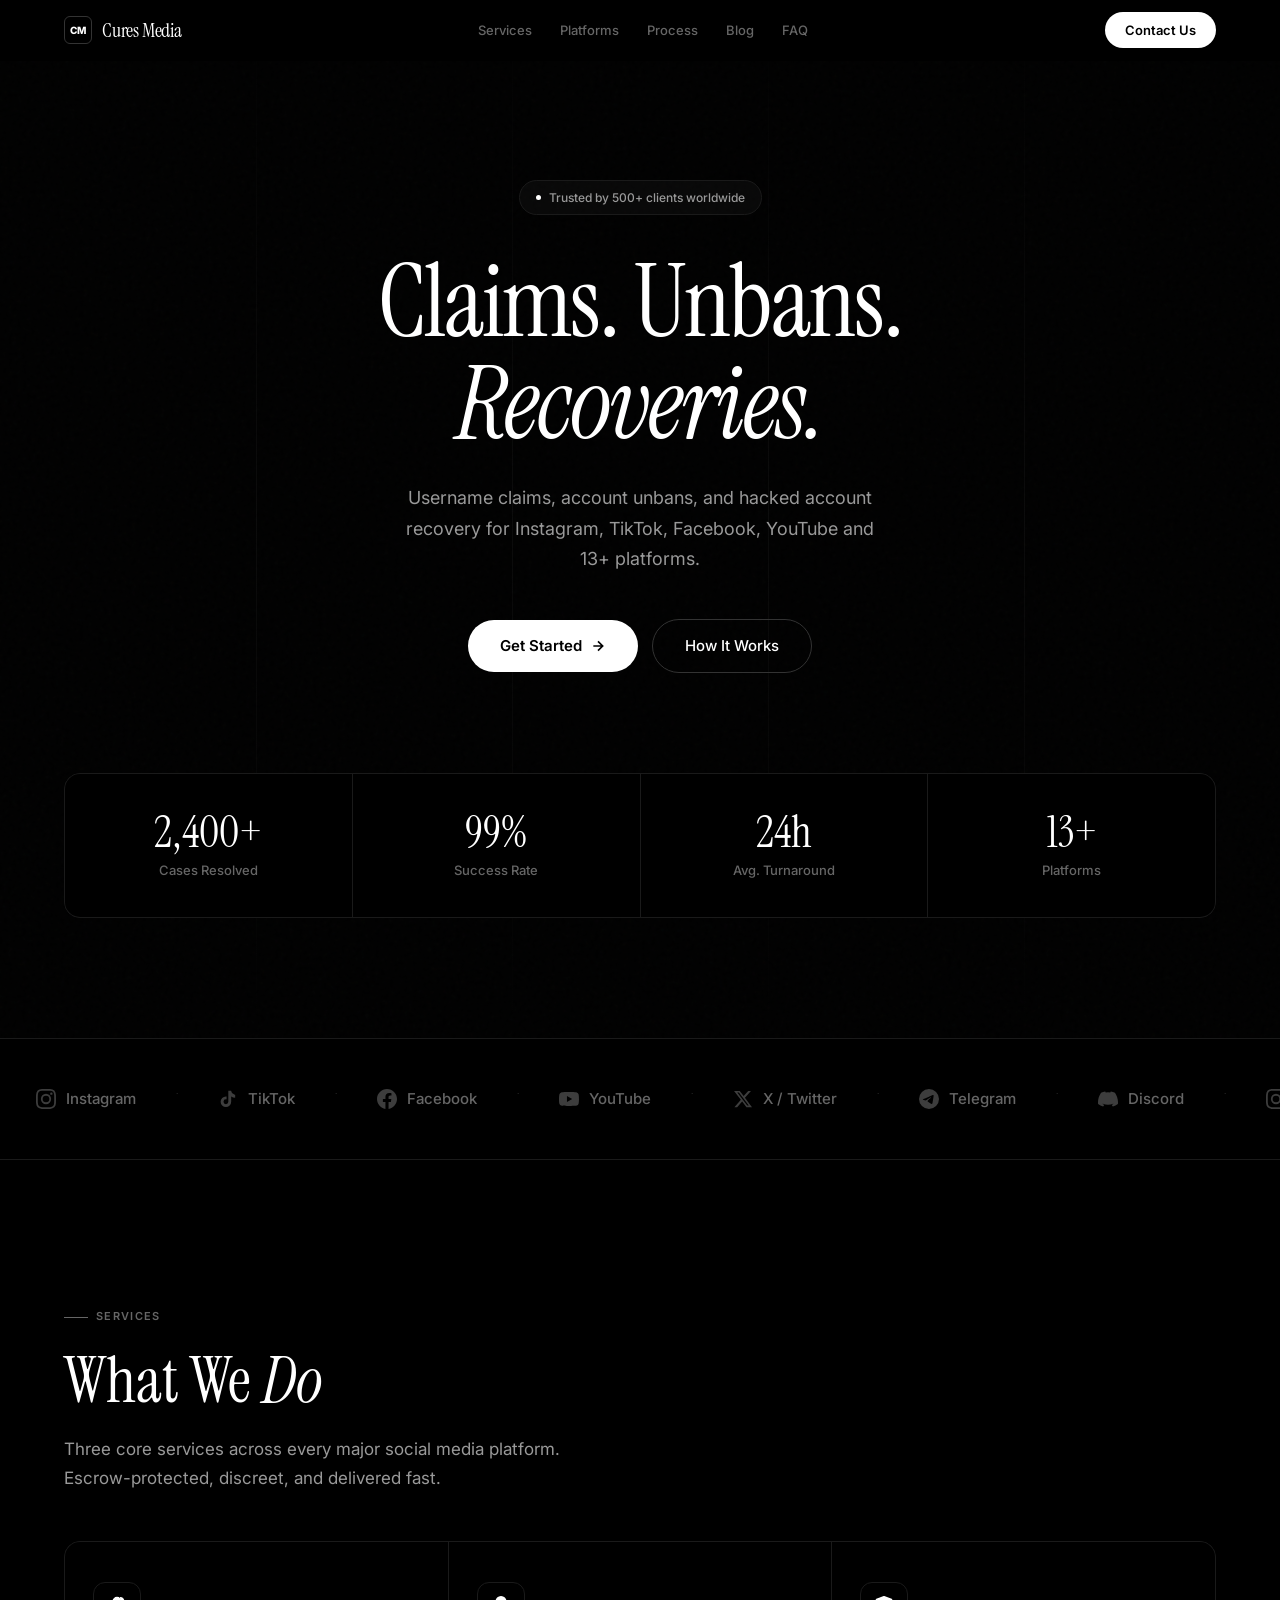
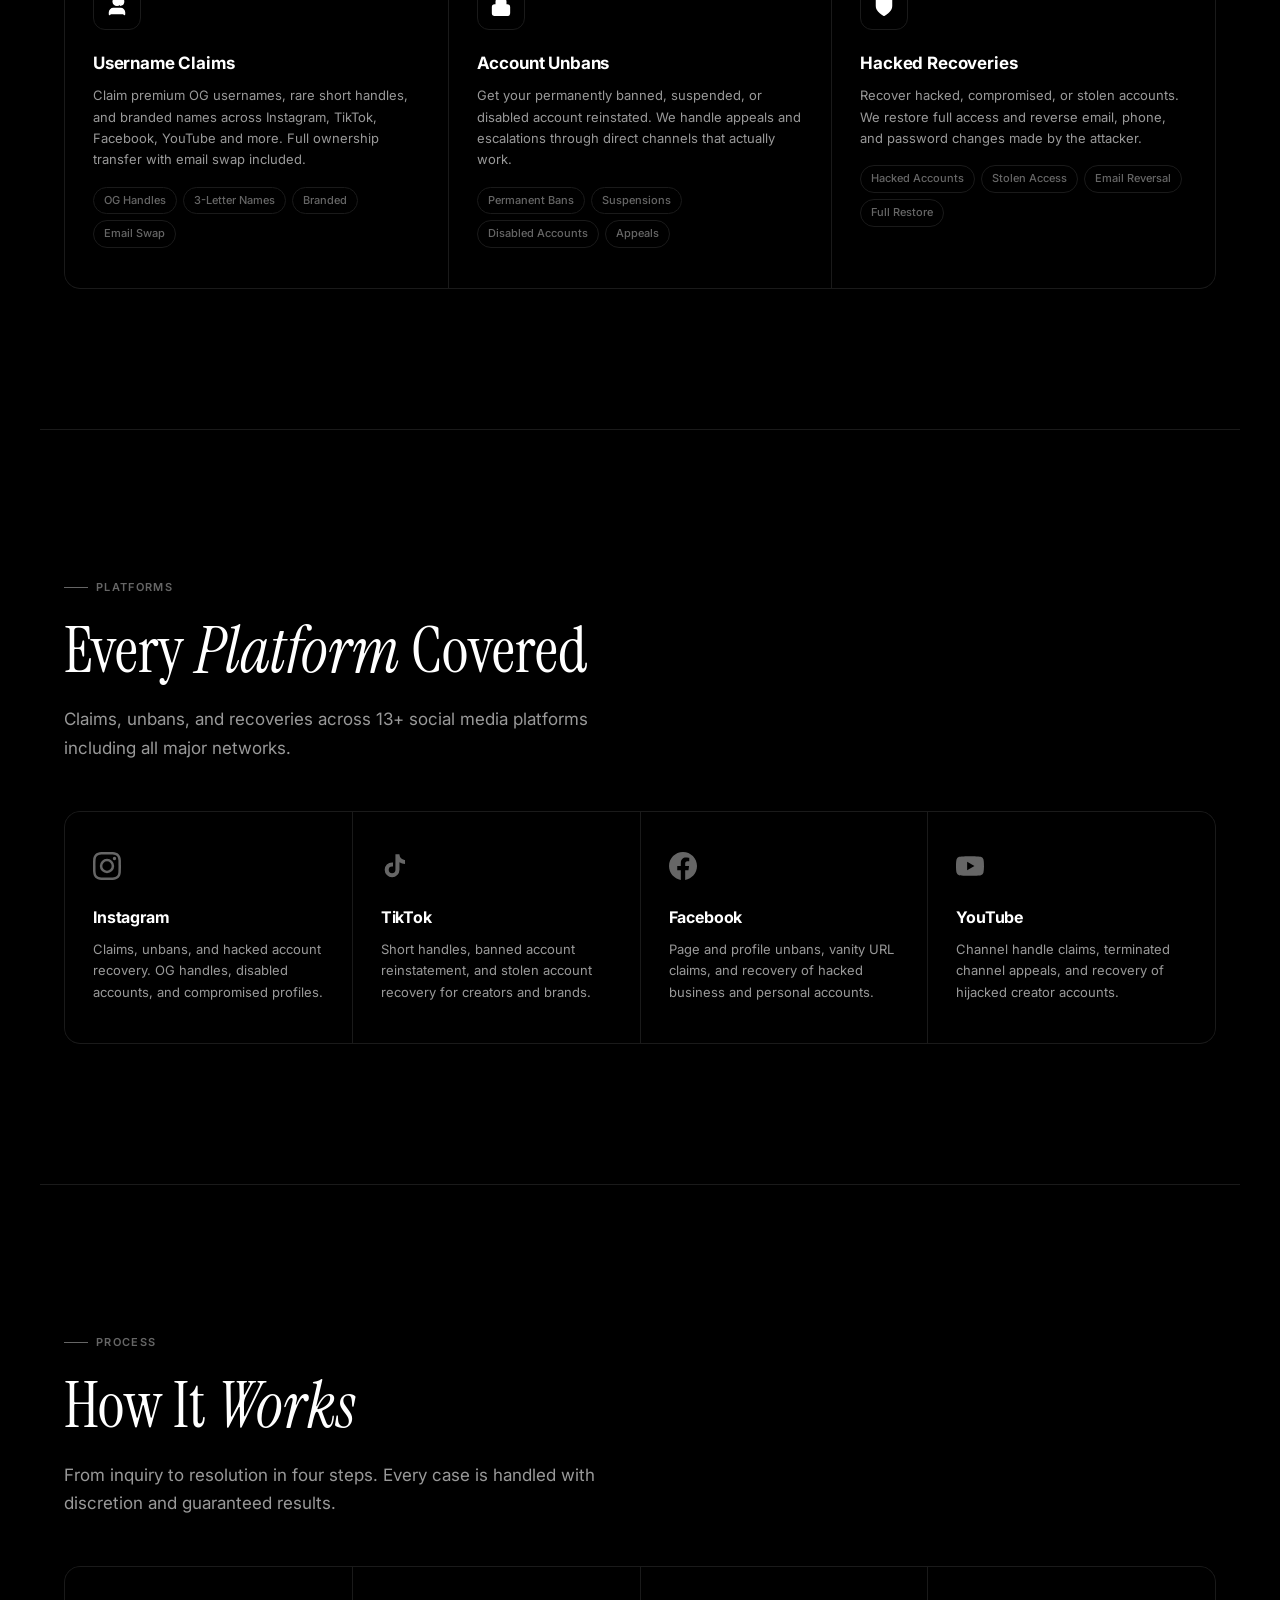
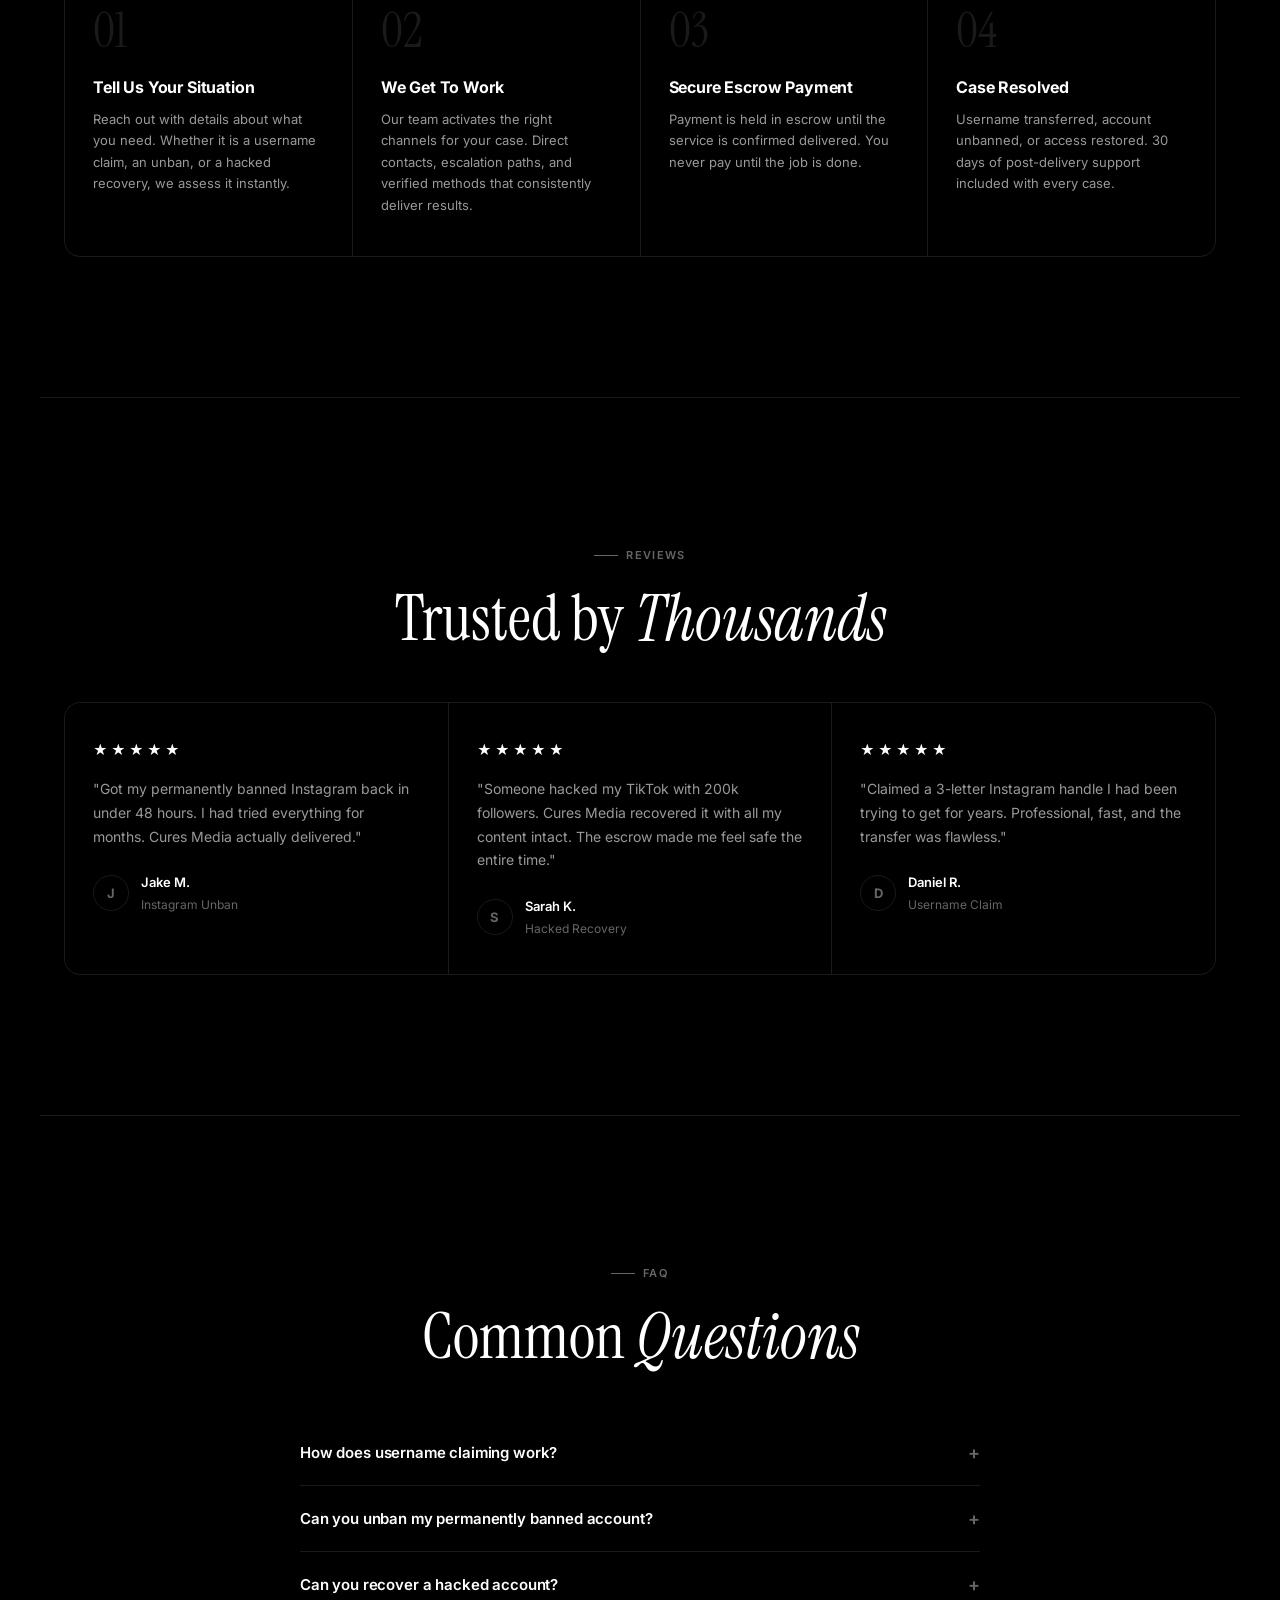
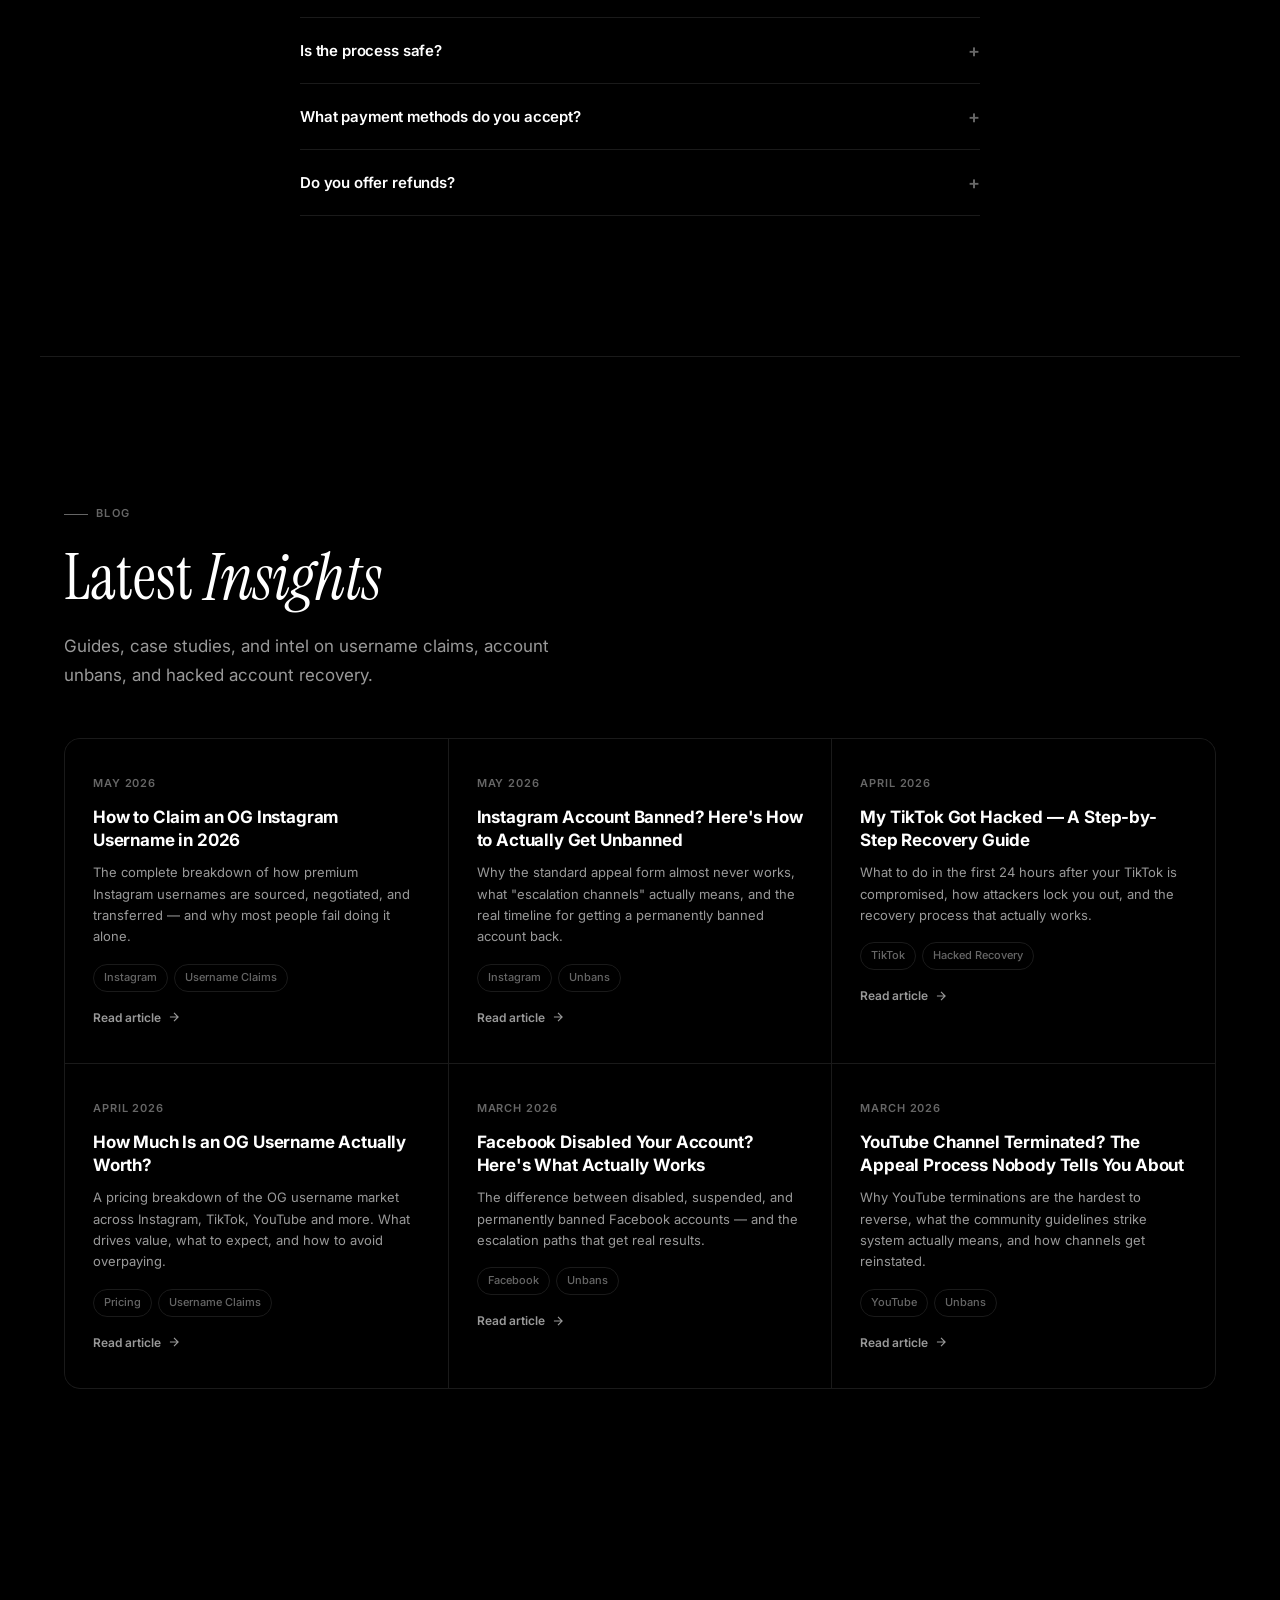
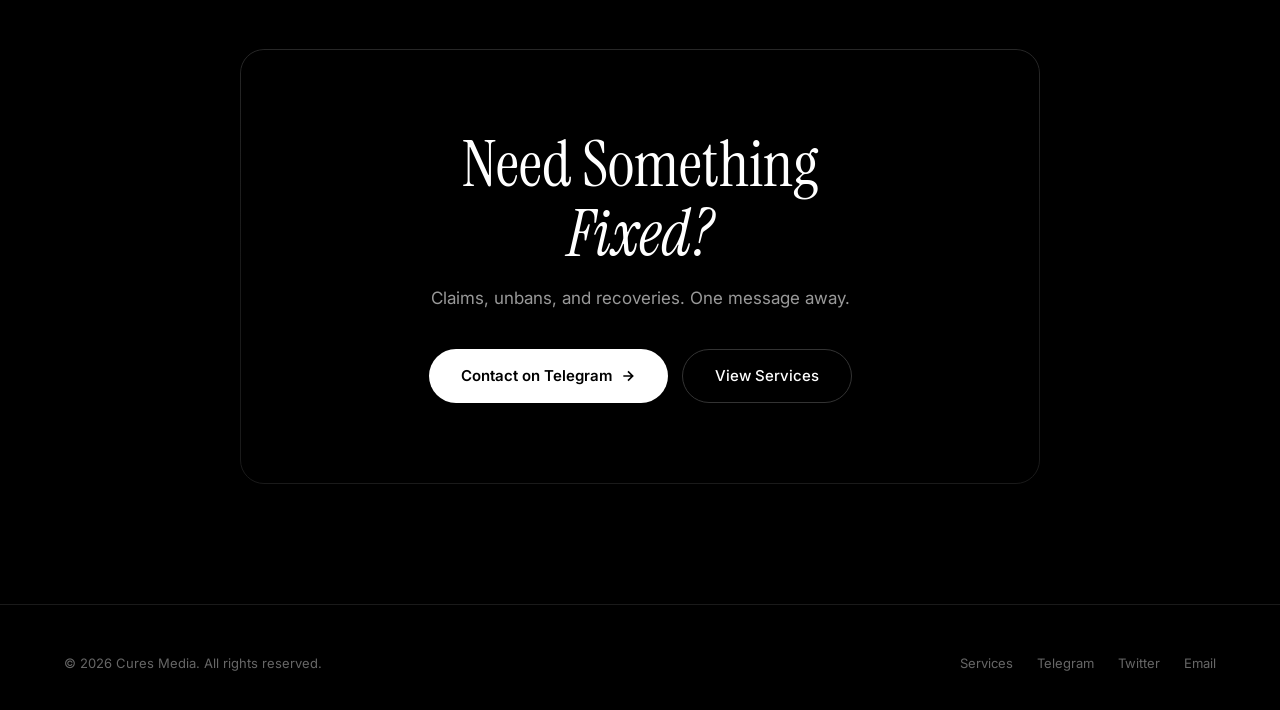
<file: index.html>
<!DOCTYPE html>
<html lang="en">
<head>
<meta charset="UTF-8">
<meta name="viewport" content="width=device-width,initial-scale=1.0">
<title>Cures Media — Username Claims, Account Unbans & Hacked Account Recovery</title>
<meta name="description" content="Username claims, account unbans, and hacked account recovery for Instagram, TikTok, YouTube, Facebook and 13+ platforms. 2,400+ cases resolved, escrow protected, 24h turnaround. Cures Media is the trusted social media services provider.">
<meta name="keywords" content="username claim, claim username, buy username, OG username, account unban, unban Instagram, unban TikTok, hacked account recovery, recover hacked Instagram, recover hacked TikTok, social media recovery, account recovery service, Instagram unban, TikTok unban, Facebook unban, YouTube unban, username swap, get unbanned">
<meta name="author" content="Cures Media">
<meta name="robots" content="index,follow,max-snippet:-1,max-image-preview:large">
<link rel="canonical" href="https://curesmedia.com/">
<meta property="og:title" content="Cures Media — Username Claims, Account Unbans & Hacked Account Recovery">
<meta property="og:description" content="Username claims, account unbans, and hacked account recovery for Instagram, TikTok, YouTube, Facebook and more. Trusted by 2,400+ clients.">
<meta property="og:type" content="website">
<meta property="og:url" content="https://curesmedia.com/">
<meta property="og:site_name" content="Cures Media">
<meta property="og:locale" content="en_US">
<meta name="twitter:card" content="summary_large_image">
<meta name="twitter:title" content="Cures Media — Username Claims, Unbans & Recovery">
<meta name="twitter:description" content="Username claims, account unbans, and hacked account recovery for Instagram, TikTok, YouTube, Facebook and more.">
<script type="application/ld+json">{"@context":"https://schema.org","@type":"Organization","name":"Cures Media","url":"https://curesmedia.com","description":"Username claims, account unbans, and hacked account recovery for Instagram, TikTok, YouTube, Facebook and 13+ social media platforms.","foundingDate":"2022","sameAs":[]}</script>
<script type="application/ld+json">{"@context":"https://schema.org","@type":"WebSite","name":"Cures Media","url":"https://curesmedia.com"}</script>
<script type="application/ld+json">{"@context":"https://schema.org","@type":"FAQPage","mainEntity":[{"@type":"Question","name":"How does username claiming work?","acceptedAnswer":{"@type":"Answer","text":"We source usernames through our established network. Once secured, we transfer full ownership to you including email swaps. The entire process is escrow-protected."}},{"@type":"Question","name":"Can you unban my account?","acceptedAnswer":{"@type":"Answer","text":"Yes. We handle permanent bans, suspensions, and disabled accounts across Instagram, TikTok, Facebook, YouTube, Twitter and more. Most unbans are resolved within 24-72 hours."}},{"@type":"Question","name":"Can you recover a hacked account?","acceptedAnswer":{"@type":"Answer","text":"Yes. We recover hacked, compromised, and stolen accounts across all major platforms. We restore full access including email and phone number changes made by the attacker."}},{"@type":"Question","name":"Is the process safe?","acceptedAnswer":{"@type":"Answer","text":"All transactions are conducted through escrow. Payment is only released once the service is successfully delivered. We have a 99% success rate across thousands of cases."}},{"@type":"Question","name":"What payment methods do you accept?","acceptedAnswer":{"@type":"Answer","text":"We accept cryptocurrency (BTC, ETH, SOL, USDT) and fiat via bank transfer or PayPal. All through escrow."}},{"@type":"Question","name":"Do you offer refunds?","acceptedAnswer":{"@type":"Answer","text":"Escrow means you only pay on confirmed delivery. If we cannot complete the service, your payment is returned in full."}}]}</script>
<link rel="preconnect" href="https://fonts.googleapis.com">
<link rel="preconnect" href="https://fonts.gstatic.com" crossorigin>
<link href="https://fonts.googleapis.com/css2?family=Inter:wght@300;400;500;600;700;800;900&family=Instrument+Serif:ital@0;1&display=swap" rel="stylesheet">
<link rel="stylesheet" href="/style.css">
</head>
<body>

<nav class="nav" id="nav" aria-label="Main navigation">
<div class="nav-in">
  <a class="nav-logo" href="/"><div class="nav-mark">CM</div>Cures Media</a>
  <ul class="nav-links">
    <li><a href="/#services">Services</a></li>
    <li><a href="/#platforms">Platforms</a></li>
    <li><a href="/#process">Process</a></li>
    <li><a href="/#blog">Blog</a></li>
    <li><a href="/#faq">FAQ</a></li>
  </ul>
  <a href="https://t.me/" class="nav-cta" target="_blank" rel="noopener">Contact Us</a>
  <button class="nav-mob" aria-label="Toggle menu" aria-expanded="false"><svg width="20" height="20" viewBox="0 0 24 24" fill="none" stroke="currentColor" stroke-width="2"><path d="M3 12h18M3 6h18M3 18h18"/></svg></button>
</div>
</nav>

<header class="hero">
<div class="hero-noise"></div>
<div class="hero-lines"><div class="hero-ln"></div><div class="hero-ln"></div><div class="hero-ln"></div><div class="hero-ln"></div></div>
<div class="hero-ct container">
  <div class="hero-badge"><span class="hero-dot"></span>Trusted by 500+ clients worldwide</div>
  <h1>Claims. Unbans.<br><em>Recoveries.</em></h1>
  <p class="hero-desc">Username claims, account unbans, and hacked account recovery for Instagram, TikTok, Facebook, YouTube and 13+ platforms.</p>
  <div class="hero-acts">
    <a href="https://t.me/" class="btn-p" target="_blank" rel="noopener">Get Started <svg width="16" height="16" viewBox="0 0 24 24" fill="none" stroke="currentColor" stroke-width="2.5"><path d="M5 12h14M12 5l7 7-7 7"/></svg></a>
    <a href="/#process" class="btn-o">How It Works</a>
  </div>
  <div class="hero-stats">
    <div class="hero-stat"><div class="hero-sv">2,400+</div><div class="hero-sl">Cases Resolved</div></div>
    <div class="hero-stat"><div class="hero-sv">99%</div><div class="hero-sl">Success Rate</div></div>
    <div class="hero-stat"><div class="hero-sv">24h</div><div class="hero-sl">Avg. Turnaround</div></div>
    <div class="hero-stat"><div class="hero-sv">13+</div><div class="hero-sl">Platforms</div></div>
  </div>
</div>
</header>

<div class="mq-w" aria-hidden="true"><div class="mq-t">
  <div class="mq-i"><svg viewBox="0 0 24 24"><path d="M12 2.163c3.204 0 3.584.012 4.85.07 3.252.148 4.771 1.691 4.919 4.919.058 1.265.069 1.645.069 4.849 0 3.205-.012 3.584-.069 4.849-.149 3.225-1.664 4.771-4.919 4.919-1.266.058-1.644.07-4.85.07-3.204 0-3.584-.012-4.849-.07-3.26-.149-4.771-1.699-4.919-4.92-.058-1.265-.07-1.644-.07-4.849 0-3.204.013-3.583.07-4.849.149-3.227 1.664-4.771 4.919-4.919C8.416 2.175 8.796 2.163 12 2.163zM12 0C8.741 0 8.333.014 7.053.072 2.695.272.273 2.69.073 7.052.014 8.333 0 8.741 0 12s.014 3.668.072 4.948c.2 4.358 2.618 6.78 6.98 6.98C8.333 23.986 8.741 24 12 24s3.668-.014 4.948-.072c4.354-.2 6.782-2.618 6.979-6.98.059-1.28.073-1.689.073-4.948s-.014-3.667-.072-4.947c-.196-4.354-2.617-6.78-6.979-6.98C15.668.014 15.259 0 12 0zm0 5.838a6.162 6.162 0 100 12.324 6.162 6.162 0 000-12.324zM12 16a4 4 0 110-8 4 4 0 010 8zm6.406-11.845a1.44 1.44 0 100 2.881 1.44 1.44 0 000-2.881z"/></svg>Instagram</div><div class="mq-d">&middot;</div>
  <div class="mq-i"><svg viewBox="0 0 24 24"><path d="M19.59 6.69a4.83 4.83 0 01-3.77-4.25V2h-3.45v13.67a2.89 2.89 0 01-2.88 2.5 2.89 2.89 0 01-2.89-2.89 2.89 2.89 0 012.89-2.89c.28 0 .54.04.79.1V9.01a6.27 6.27 0 00-.79-.05 6.34 6.34 0 00-6.34 6.34 6.34 6.34 0 006.34 6.34 6.34 6.34 0 006.34-6.34V8.87a8.16 8.16 0 004.77 1.52V6.96a4.85 4.85 0 01-1.01-.27z"/></svg>TikTok</div><div class="mq-d">&middot;</div>
  <div class="mq-i"><svg viewBox="0 0 24 24"><path d="M24 12.073c0-6.627-5.373-12-12-12s-12 5.373-12 12c0 5.99 4.388 10.954 10.125 11.854v-8.385H7.078v-3.47h3.047V9.43c0-3.007 1.792-4.669 4.533-4.669 1.312 0 2.686.235 2.686.235v2.953H15.83c-1.491 0-1.956.925-1.956 1.874v2.25h3.328l-.532 3.47h-2.796v8.385C19.612 23.027 24 18.062 24 12.073z"/></svg>Facebook</div><div class="mq-d">&middot;</div>
  <div class="mq-i"><svg viewBox="0 0 24 24"><path d="M23.498 6.186a3.016 3.016 0 00-2.122-2.136C19.505 3.545 12 3.545 12 3.545s-7.505 0-9.377.505A3.017 3.017 0 00.502 6.186C0 8.07 0 12 0 12s0 3.93.502 5.814a3.016 3.016 0 002.122 2.136c1.871.505 9.376.505 9.376.505s7.505 0 9.377-.505a3.016 3.016 0 002.122-2.136C24 15.93 24 12 24 12s0-3.93-.502-5.814zM9.545 15.568V8.432L15.818 12l-6.273 3.568z"/></svg>YouTube</div><div class="mq-d">&middot;</div>
  <div class="mq-i"><svg viewBox="0 0 24 24"><path d="M18.244 2.25h3.308l-7.227 8.26 8.502 11.24H16.17l-5.214-6.817L4.99 21.75H1.68l7.73-8.835L1.254 2.25H8.08l4.713 6.231zm-1.161 17.52h1.833L7.084 4.126H5.117z"/></svg>X / Twitter</div><div class="mq-d">&middot;</div>
  <div class="mq-i"><svg viewBox="0 0 24 24"><path d="M11.944 0A12 12 0 000 12a12 12 0 0012 12 12 12 0 0012-12A12 12 0 0012 0a12 12 0 00-.056 0zm4.962 7.224c.1-.002.321.023.465.14a.506.506 0 01.171.325c.016.093.036.306.02.472-.18 1.898-.962 6.502-1.36 8.627-.168.9-.499 1.201-.82 1.23-.696.065-1.225-.46-1.9-.902-1.056-.693-1.653-1.124-2.678-1.8-1.185-.78-.417-1.21.258-1.91.177-.184 3.247-2.977 3.307-3.23.007-.032.014-.15-.056-.212s-.174-.041-.249-.024c-.106.024-1.793 1.14-5.061 3.345-.479.33-.913.49-1.302.48-.428-.008-1.252-.241-1.865-.44-.752-.245-1.349-.374-1.297-.789.027-.216.325-.437.893-.663 3.498-1.524 5.83-2.529 6.998-3.014 3.332-1.386 4.025-1.627 4.476-1.635z"/></svg>Telegram</div><div class="mq-d">&middot;</div>
  <div class="mq-i"><svg viewBox="0 0 24 24"><path d="M20.317 4.37a19.791 19.791 0 00-4.885-1.515.074.074 0 00-.079.037c-.21.375-.444.864-.608 1.25a18.27 18.27 0 00-5.487 0 12.64 12.64 0 00-.617-1.25.077.077 0 00-.079-.037A19.736 19.736 0 003.677 4.37a.07.07 0 00-.032.027C.533 9.046-.32 13.58.099 18.057a.082.082 0 00.031.057 19.9 19.9 0 005.993 3.03.078.078 0 00.084-.028c.462-.63.874-1.295 1.226-1.994a.076.076 0 00-.041-.106 13.107 13.107 0 01-1.872-.892.077.077 0 01-.008-.128c.12-.098.246-.198.373-.292a.074.074 0 01.077-.01c3.928 1.793 8.18 1.793 12.062 0a.074.074 0 01.078.01c.12.098.246.198.373.292a.077.077 0 01-.006.127 12.299 12.299 0 01-1.873.892.077.077 0 00-.041.107c.36.698.772 1.362 1.225 1.993a.076.076 0 00.084.028 19.839 19.839 0 006.002-3.03.077.077 0 00.032-.054c.5-5.177-.838-9.674-3.549-13.66a.061.061 0 00-.031-.03z"/></svg>Discord</div><div class="mq-d">&middot;</div>
  <div class="mq-i"><svg viewBox="0 0 24 24"><path d="M12 2.163c3.204 0 3.584.012 4.85.07 3.252.148 4.771 1.691 4.919 4.919.058 1.265.069 1.645.069 4.849 0 3.205-.012 3.584-.069 4.849-.149 3.225-1.664 4.771-4.919 4.919-1.266.058-1.644.07-4.85.07-3.204 0-3.584-.012-4.849-.07-3.26-.149-4.771-1.699-4.919-4.92-.058-1.265-.07-1.644-.07-4.849 0-3.204.013-3.583.07-4.849.149-3.227 1.664-4.771 4.919-4.919C8.416 2.175 8.796 2.163 12 2.163zM12 0C8.741 0 8.333.014 7.053.072 2.695.272.273 2.69.073 7.052.014 8.333 0 8.741 0 12s.014 3.668.072 4.948c.2 4.358 2.618 6.78 6.98 6.98C8.333 23.986 8.741 24 12 24s3.668-.014 4.948-.072c4.354-.2 6.782-2.618 6.979-6.98.059-1.28.073-1.689.073-4.948s-.014-3.667-.072-4.947c-.196-4.354-2.617-6.78-6.979-6.98C15.668.014 15.259 0 12 0zm0 5.838a6.162 6.162 0 100 12.324 6.162 6.162 0 000-12.324zM12 16a4 4 0 110-8 4 4 0 010 8zm6.406-11.845a1.44 1.44 0 100 2.881 1.44 1.44 0 000-2.881z"/></svg>Instagram</div><div class="mq-d">&middot;</div>
  <div class="mq-i"><svg viewBox="0 0 24 24"><path d="M19.59 6.69a4.83 4.83 0 01-3.77-4.25V2h-3.45v13.67a2.89 2.89 0 01-2.88 2.5 2.89 2.89 0 01-2.89-2.89 2.89 2.89 0 012.89-2.89c.28 0 .54.04.79.1V9.01a6.27 6.27 0 00-.79-.05 6.34 6.34 0 00-6.34 6.34 6.34 6.34 0 006.34 6.34 6.34 6.34 0 006.34-6.34V8.87a8.16 8.16 0 004.77 1.52V6.96a4.85 4.85 0 01-1.01-.27z"/></svg>TikTok</div><div class="mq-d">&middot;</div>
  <div class="mq-i"><svg viewBox="0 0 24 24"><path d="M24 12.073c0-6.627-5.373-12-12-12s-12 5.373-12 12c0 5.99 4.388 10.954 10.125 11.854v-8.385H7.078v-3.47h3.047V9.43c0-3.007 1.792-4.669 4.533-4.669 1.312 0 2.686.235 2.686.235v2.953H15.83c-1.491 0-1.956.925-1.956 1.874v2.25h3.328l-.532 3.47h-2.796v8.385C19.612 23.027 24 18.062 24 12.073z"/></svg>Facebook</div><div class="mq-d">&middot;</div>
  <div class="mq-i"><svg viewBox="0 0 24 24"><path d="M23.498 6.186a3.016 3.016 0 00-2.122-2.136C19.505 3.545 12 3.545 12 3.545s-7.505 0-9.377.505A3.017 3.017 0 00.502 6.186C0 8.07 0 12 0 12s0 3.93.502 5.814a3.016 3.016 0 002.122 2.136c1.871.505 9.376.505 9.376.505s7.505 0 9.377-.505a3.016 3.016 0 002.122-2.136C24 15.93 24 12 24 12s0-3.93-.502-5.814zM9.545 15.568V8.432L15.818 12l-6.273 3.568z"/></svg>YouTube</div><div class="mq-d">&middot;</div>
  <div class="mq-i"><svg viewBox="0 0 24 24"><path d="M18.244 2.25h3.308l-7.227 8.26 8.502 11.24H16.17l-5.214-6.817L4.99 21.75H1.68l7.73-8.835L1.254 2.25H8.08l4.713 6.231zm-1.161 17.52h1.833L7.084 4.126H5.117z"/></svg>X / Twitter</div><div class="mq-d">&middot;</div>
  <div class="mq-i"><svg viewBox="0 0 24 24"><path d="M11.944 0A12 12 0 000 12a12 12 0 0012 12 12 12 0 0012-12A12 12 0 0012 0a12 12 0 00-.056 0zm4.962 7.224c.1-.002.321.023.465.14a.506.506 0 01.171.325c.016.093.036.306.02.472-.18 1.898-.962 6.502-1.36 8.627-.168.9-.499 1.201-.82 1.23-.696.065-1.225-.46-1.9-.902-1.056-.693-1.653-1.124-2.678-1.8-1.185-.78-.417-1.21.258-1.91.177-.184 3.247-2.977 3.307-3.23.007-.032.014-.15-.056-.212s-.174-.041-.249-.024c-.106.024-1.793 1.14-5.061 3.345-.479.33-.913.49-1.302.48-.428-.008-1.252-.241-1.865-.44-.752-.245-1.349-.374-1.297-.789.027-.216.325-.437.893-.663 3.498-1.524 5.83-2.529 6.998-3.014 3.332-1.386 4.025-1.627 4.476-1.635z"/></svg>Telegram</div><div class="mq-d">&middot;</div>
  <div class="mq-i"><svg viewBox="0 0 24 24"><path d="M20.317 4.37a19.791 19.791 0 00-4.885-1.515.074.074 0 00-.079.037c-.21.375-.444.864-.608 1.25a18.27 18.27 0 00-5.487 0 12.64 12.64 0 00-.617-1.25.077.077 0 00-.079-.037A19.736 19.736 0 003.677 4.37a.07.07 0 00-.032.027C.533 9.046-.32 13.58.099 18.057a.082.082 0 00.031.057 19.9 19.9 0 005.993 3.03.078.078 0 00.084-.028c.462-.63.874-1.295 1.226-1.994a.076.076 0 00-.041-.106 13.107 13.107 0 01-1.872-.892.077.077 0 01-.008-.128c.12-.098.246-.198.373-.292a.074.074 0 01.077-.01c3.928 1.793 8.18 1.793 12.062 0a.074.074 0 01.078.01c.12.098.246.198.373.292a.077.077 0 01-.006.127 12.299 12.299 0 01-1.873.892.077.077 0 00-.041.107c.36.698.772 1.362 1.225 1.993a.076.076 0 00.084.028 19.839 19.839 0 006.002-3.03.077.077 0 00.032-.054c.5-5.177-.838-9.674-3.549-13.66a.061.061 0 00-.031-.03z"/></svg>Discord</div><div class="mq-d">&middot;</div>
</div></div>

<section class="section" id="services"><div class="container">
  <div class="section-label">Services</div>
  <h2 class="section-title">What We <em>Do</em></h2>
  <p class="section-sub">Three core services across every major social media platform. Escrow-protected, discreet, and delivered fast.</p>
  <div class="pg">
    <article class="pc anim">
      <div class="pi"><svg viewBox="0 0 24 24" fill="none" stroke="#fff" stroke-width="2" stroke-linecap="round" stroke-linejoin="round"><path d="M20 21v-2a4 4 0 00-4-4H8a4 4 0 00-4 4v2"/><circle cx="12" cy="7" r="4"/><path d="M16 3.13a4 4 0 010 7.75"/></svg></div>
      <h3>Username Claims</h3>
      <p>Claim premium OG usernames, rare short handles, and branded names across Instagram, TikTok, Facebook, YouTube and more. Full ownership transfer with email swap included.</p>
      <div class="tags"><span class="tag">OG Handles</span><span class="tag">3-Letter Names</span><span class="tag">Branded</span><span class="tag">Email Swap</span></div>
    </article>
    <article class="pc anim anim-d1">
      <div class="pi"><svg viewBox="0 0 24 24" fill="none" stroke="#fff" stroke-width="2" stroke-linecap="round" stroke-linejoin="round"><rect x="3" y="11" width="18" height="11" rx="2" ry="2"/><path d="M7 11V7a5 5 0 0110 0v4"/></svg></div>
      <h3>Account Unbans</h3>
      <p>Get your permanently banned, suspended, or disabled account reinstated. We handle appeals and escalations through direct channels that actually work.</p>
      <div class="tags"><span class="tag">Permanent Bans</span><span class="tag">Suspensions</span><span class="tag">Disabled Accounts</span><span class="tag">Appeals</span></div>
    </article>
    <article class="pc anim anim-d2">
      <div class="pi"><svg viewBox="0 0 24 24" fill="none" stroke="#fff" stroke-width="2" stroke-linecap="round" stroke-linejoin="round"><path d="M12 22s8-4 8-10V5l-8-3-8 3v7c0 6 8 10 8 10z"/></svg></div>
      <h3>Hacked Recoveries</h3>
      <p>Recover hacked, compromised, or stolen accounts. We restore full access and reverse email, phone, and password changes made by the attacker.</p>
      <div class="tags"><span class="tag">Hacked Accounts</span><span class="tag">Stolen Access</span><span class="tag">Email Reversal</span><span class="tag">Full Restore</span></div>
    </article>
  </div>
</div></section>

<div class="divider container"></div>

<section class="section" id="platforms"><div class="container">
  <div class="section-label">Platforms</div>
  <h2 class="section-title">Every <em>Platform</em> Covered</h2>
  <p class="section-sub">Claims, unbans, and recoveries across 13+ social media platforms including all major networks.</p>
  <div class="steps">
    <div class="step anim">
      <div class="step-n" style="font-size:28px;color:var(--tm)"><svg width="28" height="28" viewBox="0 0 24 24" fill="currentColor"><path d="M12 2.163c3.204 0 3.584.012 4.85.07 3.252.148 4.771 1.691 4.919 4.919.058 1.265.069 1.645.069 4.849 0 3.205-.012 3.584-.069 4.849-.149 3.225-1.664 4.771-4.919 4.919-1.266.058-1.644.07-4.85.07-3.204 0-3.584-.012-4.849-.07-3.26-.149-4.771-1.699-4.919-4.92-.058-1.265-.07-1.644-.07-4.849 0-3.204.013-3.583.07-4.849.149-3.227 1.664-4.771 4.919-4.919C8.416 2.175 8.796 2.163 12 2.163zM12 0C8.741 0 8.333.014 7.053.072 2.695.272.273 2.69.073 7.052.014 8.333 0 8.741 0 12s.014 3.668.072 4.948c.2 4.358 2.618 6.78 6.98 6.98C8.333 23.986 8.741 24 12 24s3.668-.014 4.948-.072c4.354-.2 6.782-2.618 6.979-6.98.059-1.28.073-1.689.073-4.948s-.014-3.667-.072-4.947c-.196-4.354-2.617-6.78-6.979-6.98C15.668.014 15.259 0 12 0zm0 5.838a6.162 6.162 0 100 12.324 6.162 6.162 0 000-12.324zM12 16a4 4 0 110-8 4 4 0 010 8zm6.406-11.845a1.44 1.44 0 100 2.881 1.44 1.44 0 000-2.881z"/></svg></div>
      <h3>Instagram</h3><p>Claims, unbans, and hacked account recovery. OG handles, disabled accounts, and compromised profiles.</p>
    </div>
    <div class="step anim anim-d1">
      <div class="step-n" style="font-size:28px;color:var(--tm)"><svg width="28" height="28" viewBox="0 0 24 24" fill="currentColor"><path d="M19.59 6.69a4.83 4.83 0 01-3.77-4.25V2h-3.45v13.67a2.89 2.89 0 01-2.88 2.5 2.89 2.89 0 01-2.89-2.89 2.89 2.89 0 012.89-2.89c.28 0 .54.04.79.1V9.01a6.27 6.27 0 00-.79-.05 6.34 6.34 0 00-6.34 6.34 6.34 6.34 0 006.34 6.34 6.34 6.34 0 006.34-6.34V8.87a8.16 8.16 0 004.77 1.52V6.96a4.85 4.85 0 01-1.01-.27z"/></svg></div>
      <h3>TikTok</h3><p>Short handles, banned account reinstatement, and stolen account recovery for creators and brands.</p>
    </div>
    <div class="step anim anim-d2">
      <div class="step-n" style="font-size:28px;color:var(--tm)"><svg width="28" height="28" viewBox="0 0 24 24" fill="currentColor"><path d="M24 12.073c0-6.627-5.373-12-12-12s-12 5.373-12 12c0 5.99 4.388 10.954 10.125 11.854v-8.385H7.078v-3.47h3.047V9.43c0-3.007 1.792-4.669 4.533-4.669 1.312 0 2.686.235 2.686.235v2.953H15.83c-1.491 0-1.956.925-1.956 1.874v2.25h3.328l-.532 3.47h-2.796v8.385C19.612 23.027 24 18.062 24 12.073z"/></svg></div>
      <h3>Facebook</h3><p>Page and profile unbans, vanity URL claims, and recovery of hacked business and personal accounts.</p>
    </div>
    <div class="step anim anim-d3">
      <div class="step-n" style="font-size:28px;color:var(--tm)"><svg width="28" height="28" viewBox="0 0 24 24" fill="currentColor"><path d="M23.498 6.186a3.016 3.016 0 00-2.122-2.136C19.505 3.545 12 3.545 12 3.545s-7.505 0-9.377.505A3.017 3.017 0 00.502 6.186C0 8.07 0 12 0 12s0 3.93.502 5.814a3.016 3.016 0 002.122 2.136c1.871.505 9.376.505 9.376.505s7.505 0 9.377-.505a3.016 3.016 0 002.122-2.136C24 15.93 24 12 24 12s0-3.93-.502-5.814zM9.545 15.568V8.432L15.818 12l-6.273 3.568z"/></svg></div>
      <h3>YouTube</h3><p>Channel handle claims, terminated channel appeals, and recovery of hijacked creator accounts.</p>
    </div>
  </div>
</div></section>

<div class="divider container"></div>

<section class="section" id="process"><div class="container">
  <div class="section-label">Process</div>
  <h2 class="section-title">How It <em>Works</em></h2>
  <p class="section-sub">From inquiry to resolution in four steps. Every case is handled with discretion and guaranteed results.</p>
  <div class="steps">
    <div class="step anim"><div class="step-n">01</div><h3>Tell Us Your Situation</h3><p>Reach out with details about what you need. Whether it is a username claim, an unban, or a hacked recovery, we assess it instantly.</p></div>
    <div class="step anim anim-d1"><div class="step-n">02</div><h3>We Get To Work</h3><p>Our team activates the right channels for your case. Direct contacts, escalation paths, and verified methods that consistently deliver results.</p></div>
    <div class="step anim anim-d2"><div class="step-n">03</div><h3>Secure Escrow Payment</h3><p>Payment is held in escrow until the service is confirmed delivered. You never pay until the job is done.</p></div>
    <div class="step anim anim-d3"><div class="step-n">04</div><h3>Case Resolved</h3><p>Username transferred, account unbanned, or access restored. 30 days of post-delivery support included with every case.</p></div>
  </div>
</div></section>

<div class="divider container"></div>

<section class="section" id="reviews"><div class="container">
  <div class="tc"><div class="section-label" style="justify-content:center">Reviews</div><h2 class="section-title">Trusted by <em>Thousands</em></h2></div>
  <div class="tg">
    <div class="tm-c anim"><div class="tm-stars">&#9733;&#9733;&#9733;&#9733;&#9733;</div><div class="tm-txt">"Got my permanently banned Instagram back in under 48 hours. I had tried everything for months. Cures Media actually delivered."</div><div class="tm-auth"><div class="tm-av">J</div><div class="tm-name">Jake M.<span>Instagram Unban</span></div></div></div>
    <div class="tm-c anim anim-d1"><div class="tm-stars">&#9733;&#9733;&#9733;&#9733;&#9733;</div><div class="tm-txt">"Someone hacked my TikTok with 200k followers. Cures Media recovered it with all my content intact. The escrow made me feel safe the entire time."</div><div class="tm-auth"><div class="tm-av">S</div><div class="tm-name">Sarah K.<span>Hacked Recovery</span></div></div></div>
    <div class="tm-c anim anim-d2"><div class="tm-stars">&#9733;&#9733;&#9733;&#9733;&#9733;</div><div class="tm-txt">"Claimed a 3-letter Instagram handle I had been trying to get for years. Professional, fast, and the transfer was flawless."</div><div class="tm-auth"><div class="tm-av">D</div><div class="tm-name">Daniel R.<span>Username Claim</span></div></div></div>
  </div>
</div></section>

<div class="divider container"></div>

<section class="section" id="faq"><div class="container">
  <div class="tc"><div class="section-label" style="justify-content:center">FAQ</div><h2 class="section-title">Common <em>Questions</em></h2></div>
  <div class="faq-list">
    <div class="faq-item"><button class="faq-q">How does username claiming work?<span class="faq-ic">+</span></button><div class="faq-a"><p>We source usernames through our established network of contacts and verified channels. Once secured, we transfer full ownership to you, including email swaps where applicable. The entire process is protected by escrow.</p></div></div>
    <div class="faq-item"><button class="faq-q">Can you unban my permanently banned account?<span class="faq-ic">+</span></button><div class="faq-a"><p>Yes. We handle permanent bans, temporary suspensions, and disabled accounts across Instagram, TikTok, Facebook, YouTube, Twitter, and more. Most unbans are resolved within 24-72 hours through our direct escalation channels.</p></div></div>
    <div class="faq-item"><button class="faq-q">Can you recover a hacked account?<span class="faq-ic">+</span></button><div class="faq-a"><p>Yes. We recover hacked, compromised, and stolen accounts across all major platforms. We restore full access and reverse any email, phone number, or password changes made by the attacker.</p></div></div>
    <div class="faq-item"><button class="faq-q">Is the process safe?<span class="faq-ic">+</span></button><div class="faq-a"><p>All transactions are conducted through escrow services. Your payment is only released once the service is successfully delivered. We have a 99% success rate across thousands of cases.</p></div></div>
    <div class="faq-item"><button class="faq-q">What payment methods do you accept?<span class="faq-ic">+</span></button><div class="faq-a"><p>We accept cryptocurrency (BTC, ETH, SOL, USDT) and fiat payments via bank transfer or PayPal. All payments are processed through escrow for maximum security.</p></div></div>
    <div class="faq-item"><button class="faq-q">Do you offer refunds?<span class="faq-ic">+</span></button><div class="faq-a"><p>Since we use escrow, you only pay when the service is confirmed delivered. If we cannot complete your request, your payment is returned in full. Zero risk.</p></div></div>
  </div>
</div></section>

<div class="divider container"></div>

<!-- BLOG -->
<section class="section" id="blog"><div class="container">
  <div class="section-label">Blog</div>
  <h2 class="section-title">Latest <em>Insights</em></h2>
  <p class="section-sub">Guides, case studies, and intel on username claims, account unbans, and hacked account recovery.</p>
  <div class="blog-grid">
    <a href="/blog/how-to-claim-og-instagram-username" class="blog-card anim">
      <div class="blog-date">May 2026</div>
      <h3>How to Claim an OG Instagram Username in 2026</h3>
      <p>The complete breakdown of how premium Instagram usernames are sourced, negotiated, and transferred — and why most people fail doing it alone.</p>
      <div class="blog-tags"><span class="tag">Instagram</span><span class="tag">Username Claims</span></div>
      <div class="blog-read">Read article <svg viewBox="0 0 24 24" fill="none" stroke="currentColor" stroke-width="2"><path d="M5 12h14M12 5l7 7-7 7"/></svg></div>
    </a>
    <a href="/blog/instagram-account-banned-how-to-get-unbanned" class="blog-card anim anim-d1">
      <div class="blog-date">May 2026</div>
      <h3>Instagram Account Banned? Here's How to Actually Get Unbanned</h3>
      <p>Why the standard appeal form almost never works, what "escalation channels" actually means, and the real timeline for getting a permanently banned account back.</p>
      <div class="blog-tags"><span class="tag">Instagram</span><span class="tag">Unbans</span></div>
      <div class="blog-read">Read article <svg viewBox="0 0 24 24" fill="none" stroke="currentColor" stroke-width="2"><path d="M5 12h14M12 5l7 7-7 7"/></svg></div>
    </a>
    <a href="/blog/hacked-tiktok-account-recovery-guide" class="blog-card anim anim-d2">
      <div class="blog-date">April 2026</div>
      <h3>My TikTok Got Hacked — A Step-by-Step Recovery Guide</h3>
      <p>What to do in the first 24 hours after your TikTok is compromised, how attackers lock you out, and the recovery process that actually works.</p>
      <div class="blog-tags"><span class="tag">TikTok</span><span class="tag">Hacked Recovery</span></div>
      <div class="blog-read">Read article <svg viewBox="0 0 24 24" fill="none" stroke="currentColor" stroke-width="2"><path d="M5 12h14M12 5l7 7-7 7"/></svg></div>
    </a>
    <a href="/blog/how-much-is-an-og-username-worth" class="blog-card anim">
      <div class="blog-date">April 2026</div>
      <h3>How Much Is an OG Username Actually Worth?</h3>
      <p>A pricing breakdown of the OG username market across Instagram, TikTok, YouTube and more. What drives value, what to expect, and how to avoid overpaying.</p>
      <div class="blog-tags"><span class="tag">Pricing</span><span class="tag">Username Claims</span></div>
      <div class="blog-read">Read article <svg viewBox="0 0 24 24" fill="none" stroke="currentColor" stroke-width="2"><path d="M5 12h14M12 5l7 7-7 7"/></svg></div>
    </a>
    <a href="/blog/facebook-disabled-account-recovery" class="blog-card anim anim-d1">
      <div class="blog-date">March 2026</div>
      <h3>Facebook Disabled Your Account? Here's What Actually Works</h3>
      <p>The difference between disabled, suspended, and permanently banned Facebook accounts — and the escalation paths that get real results.</p>
      <div class="blog-tags"><span class="tag">Facebook</span><span class="tag">Unbans</span></div>
      <div class="blog-read">Read article <svg viewBox="0 0 24 24" fill="none" stroke="currentColor" stroke-width="2"><path d="M5 12h14M12 5l7 7-7 7"/></svg></div>
    </a>
    <a href="/blog/youtube-channel-terminated-how-to-appeal" class="blog-card anim anim-d2">
      <div class="blog-date">March 2026</div>
      <h3>YouTube Channel Terminated? The Appeal Process Nobody Tells You About</h3>
      <p>Why YouTube terminations are the hardest to reverse, what the community guidelines strike system actually means, and how channels get reinstated.</p>
      <div class="blog-tags"><span class="tag">YouTube</span><span class="tag">Unbans</span></div>
      <div class="blog-read">Read article <svg viewBox="0 0 24 24" fill="none" stroke="currentColor" stroke-width="2"><path d="M5 12h14M12 5l7 7-7 7"/></svg></div>
    </a>
  </div>
</div></section>

<section class="cta"><div class="container"><div class="cta-box">
  <h2 class="section-title tc" style="margin-bottom:16px">Need Something<br><em>Fixed?</em></h2>
  <p class="section-sub tc ma" style="margin-bottom:36px">Claims, unbans, and recoveries. One message away.</p>
  <div style="display:flex;justify-content:center;gap:14px;flex-wrap:wrap">
    <a href="https://t.me/" class="btn-p" target="_blank" rel="noopener">Contact on Telegram <svg width="16" height="16" viewBox="0 0 24 24" fill="none" stroke="currentColor" stroke-width="2.5"><path d="M5 12h14M12 5l7 7-7 7"/></svg></a>
    <a href="/#services" class="btn-o">View Services</a>
  </div>
</div></div></section>

<footer class="ft"><div class="container"><div class="ft-in">
  <div class="ft-l">&copy; 2026 Cures Media. All rights reserved.</div>
  <div class="ft-r">
    <a href="/#services">Services</a>
    <a href="https://t.me/" target="_blank" rel="noopener">Telegram</a>
    <a href="https://x.com/" target="_blank" rel="noopener">Twitter</a>
    <a href="mailto:contact@curesmedia.com">Email</a>
  </div>
</div></div></footer>

<script src="/main.js"></script>
</body>
</html>
</file>
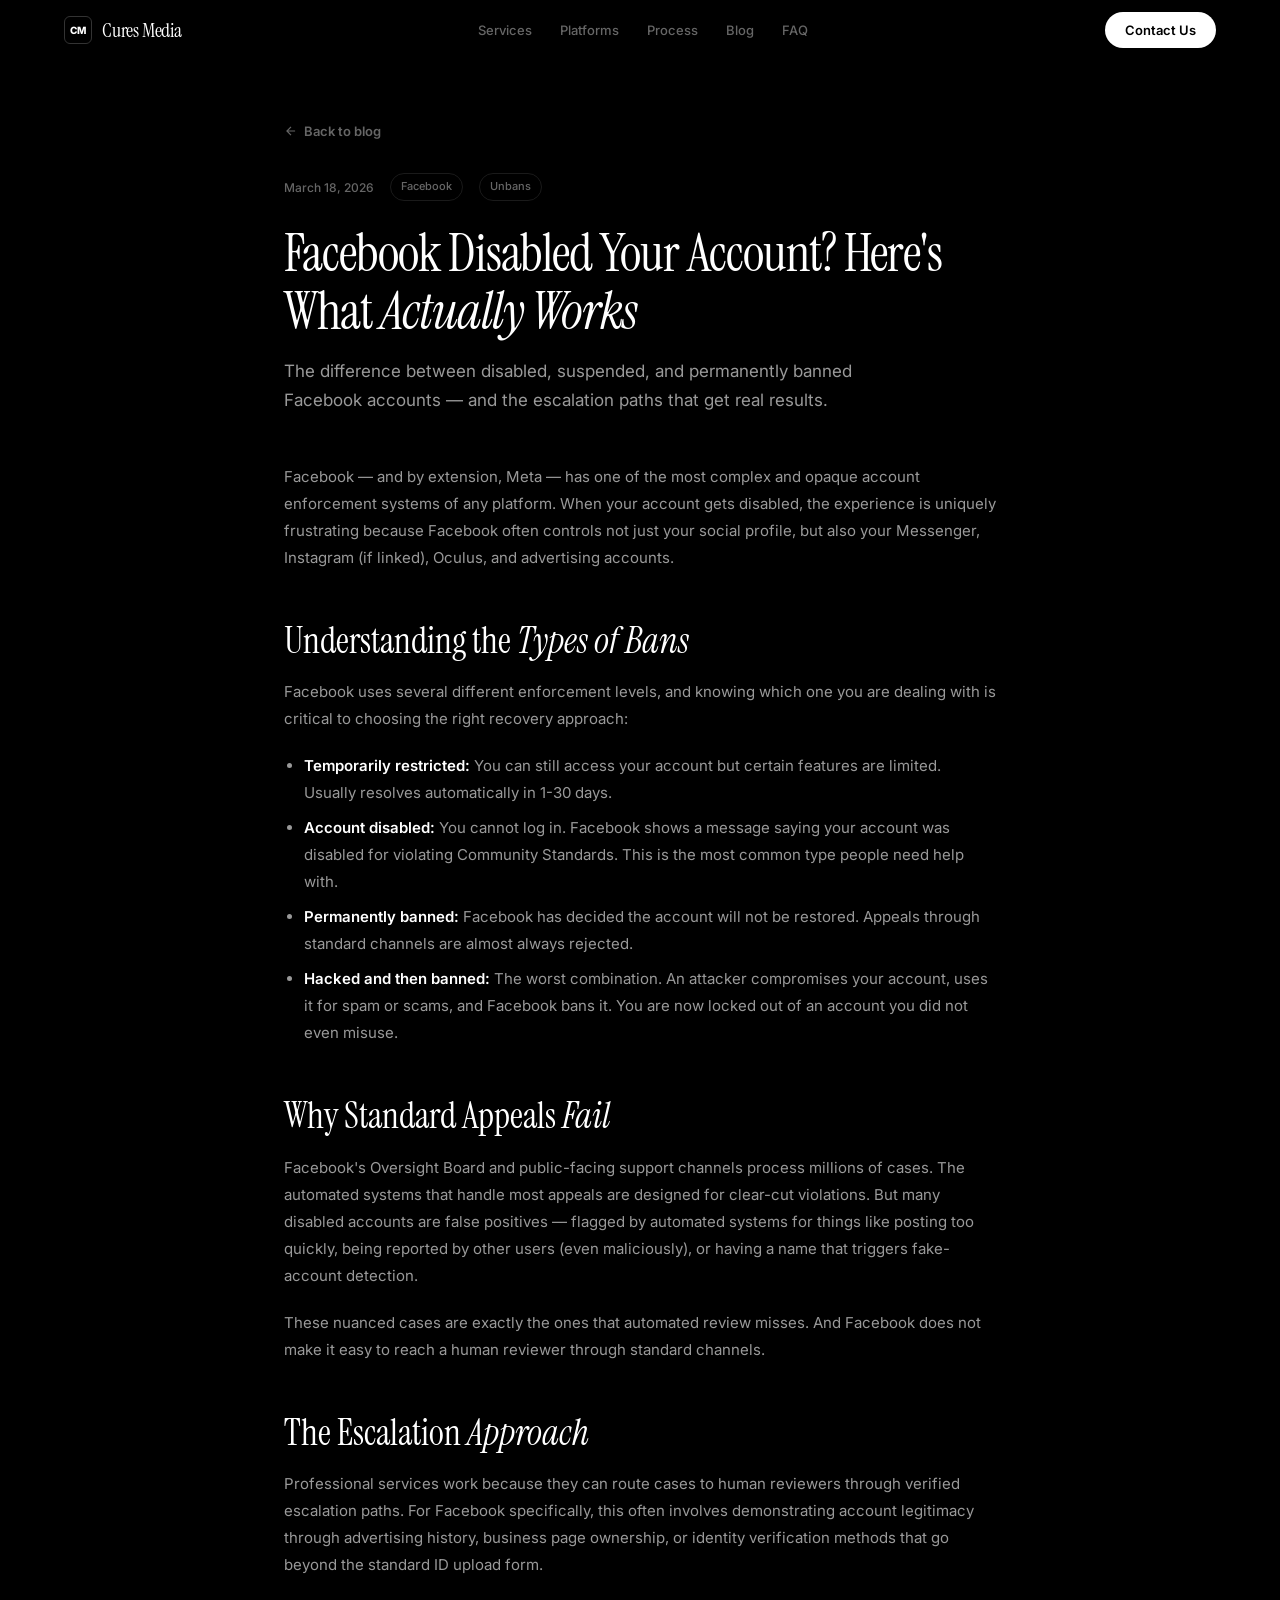
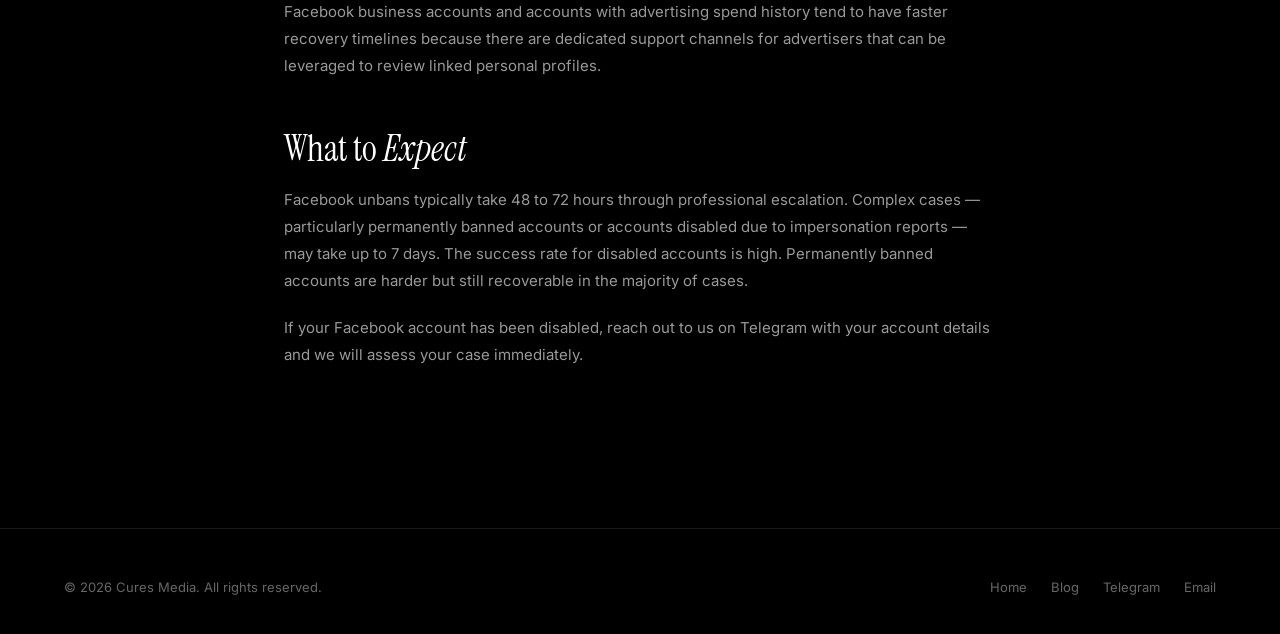
<file: blog/facebook-disabled-account-recovery.html>
<!DOCTYPE html>
<html lang="en">
<head>
<meta charset="UTF-8">
<meta name="viewport" content="width=device-width,initial-scale=1.0">
<title>Facebook Disabled Your Account? Here's What Actually Works | Cures Media</title>
<meta name="description" content="The difference between disabled, suspended, and permanently banned Facebook accounts. Learn the escalation paths that get real results when the standard appeal fails.">
<meta name="keywords" content="Facebook disabled account, Facebook banned, unban Facebook, Facebook appeal, Facebook account recovery, Facebook suspended, recover disabled Facebook, Facebook page banned">
<meta name="robots" content="index,follow">
<link rel="canonical" href="https://curesmedia.com/blog/facebook-disabled-account-recovery">
<meta property="og:title" content="Facebook Disabled Your Account? Here's What Actually Works">
<meta property="og:description" content="The escalation paths that get real results when Facebook's standard appeal form fails.">
<meta property="og:type" content="article">
<meta property="og:url" content="https://curesmedia.com/blog/facebook-disabled-account-recovery">
<meta property="og:site_name" content="Cures Media">
<script type="application/ld+json">{"@context":"https://schema.org","@type":"Article","headline":"Facebook Disabled Your Account? Here's What Actually Works","description":"The escalation paths that get real results when Facebook's standard appeal form fails.","datePublished":"2026-03-18","dateModified":"2026-03-18","author":{"@type":"Organization","name":"Cures Media"},"publisher":{"@type":"Organization","name":"Cures Media","url":"https://curesmedia.com"}}</script>
<link rel="preconnect" href="https://fonts.googleapis.com">
<link rel="preconnect" href="https://fonts.gstatic.com" crossorigin>
<link href="https://fonts.googleapis.com/css2?family=Inter:wght@300;400;500;600;700;800;900&family=Instrument+Serif:ital@0;1&display=swap" rel="stylesheet">
<link rel="stylesheet" href="/style.css">
</head>
<body>
<nav class="nav" id="nav"><div class="nav-in">
  <a class="nav-logo" href="/"><div class="nav-mark">CM</div>Cures Media</a>
  <ul class="nav-links"><li><a href="/#services">Services</a></li><li><a href="/#platforms">Platforms</a></li><li><a href="/#process">Process</a></li><li><a href="/#blog">Blog</a></li><li><a href="/#faq">FAQ</a></li></ul>
  <a href="https://t.me/" class="nav-cta" target="_blank" rel="noopener">Contact Us</a>
  <button class="nav-mob" aria-label="Toggle menu"><svg width="20" height="20" viewBox="0 0 24 24" fill="none" stroke="currentColor" stroke-width="2"><path d="M3 12h18M3 6h18M3 18h18"/></svg></button>
</div></nav>

<header class="article-hd"><div class="container">
  <a href="/#blog" class="article-back"><svg viewBox="0 0 24 24" fill="none" stroke="currentColor" stroke-width="2"><path d="M19 12H5M12 19l-7-7 7-7"/></svg> Back to blog</a>
  <div class="article-meta"><span>March 18, 2026</span><span class="tag">Facebook</span><span class="tag">Unbans</span></div>
  <h1>Facebook Disabled Your Account? Here's What <em>Actually Works</em></h1>
  <p>The difference between disabled, suspended, and permanently banned Facebook accounts — and the escalation paths that get real results.</p>
</div></header>

<article class="article-body"><div class="container">

<p>Facebook — and by extension, Meta — has one of the most complex and opaque account enforcement systems of any platform. When your account gets disabled, the experience is uniquely frustrating because Facebook often controls not just your social profile, but also your Messenger, Instagram (if linked), Oculus, and advertising accounts.</p>

<h2>Understanding the <em>Types of Bans</em></h2>

<p>Facebook uses several different enforcement levels, and knowing which one you are dealing with is critical to choosing the right recovery approach:</p>

<ul>
<li><strong>Temporarily restricted:</strong> You can still access your account but certain features are limited. Usually resolves automatically in 1-30 days.</li>
<li><strong>Account disabled:</strong> You cannot log in. Facebook shows a message saying your account was disabled for violating Community Standards. This is the most common type people need help with.</li>
<li><strong>Permanently banned:</strong> Facebook has decided the account will not be restored. Appeals through standard channels are almost always rejected.</li>
<li><strong>Hacked and then banned:</strong> The worst combination. An attacker compromises your account, uses it for spam or scams, and Facebook bans it. You are now locked out of an account you did not even misuse.</li>
</ul>

<h2>Why Standard Appeals <em>Fail</em></h2>

<p>Facebook's Oversight Board and public-facing support channels process millions of cases. The automated systems that handle most appeals are designed for clear-cut violations. But many disabled accounts are false positives — flagged by automated systems for things like posting too quickly, being reported by other users (even maliciously), or having a name that triggers fake-account detection.</p>

<p>These nuanced cases are exactly the ones that automated review misses. And Facebook does not make it easy to reach a human reviewer through standard channels.</p>

<h2>The Escalation <em>Approach</em></h2>

<p>Professional services work because they can route cases to human reviewers through verified escalation paths. For Facebook specifically, this often involves demonstrating account legitimacy through advertising history, business page ownership, or identity verification methods that go beyond the standard ID upload form.</p>

<p>Facebook business accounts and accounts with advertising spend history tend to have faster recovery timelines because there are dedicated support channels for advertisers that can be leveraged to review linked personal profiles.</p>

<h2>What to <em>Expect</em></h2>

<p>Facebook unbans typically take 48 to 72 hours through professional escalation. Complex cases — particularly permanently banned accounts or accounts disabled due to impersonation reports — may take up to 7 days. The success rate for disabled accounts is high. Permanently banned accounts are harder but still recoverable in the majority of cases.</p>

<p>If your Facebook account has been disabled, reach out to us on Telegram with your account details and we will assess your case immediately.</p>

</div></article>

<footer class="ft"><div class="container"><div class="ft-in">
  <div class="ft-l">&copy; 2026 Cures Media. All rights reserved.</div>
  <div class="ft-r"><a href="/">Home</a><a href="/#blog">Blog</a><a href="https://t.me/" target="_blank" rel="noopener">Telegram</a><a href="mailto:contact@curesmedia.com">Email</a></div>
</div></div></footer>
<script src="/main.js"></script>
</body>
</html>
</file>
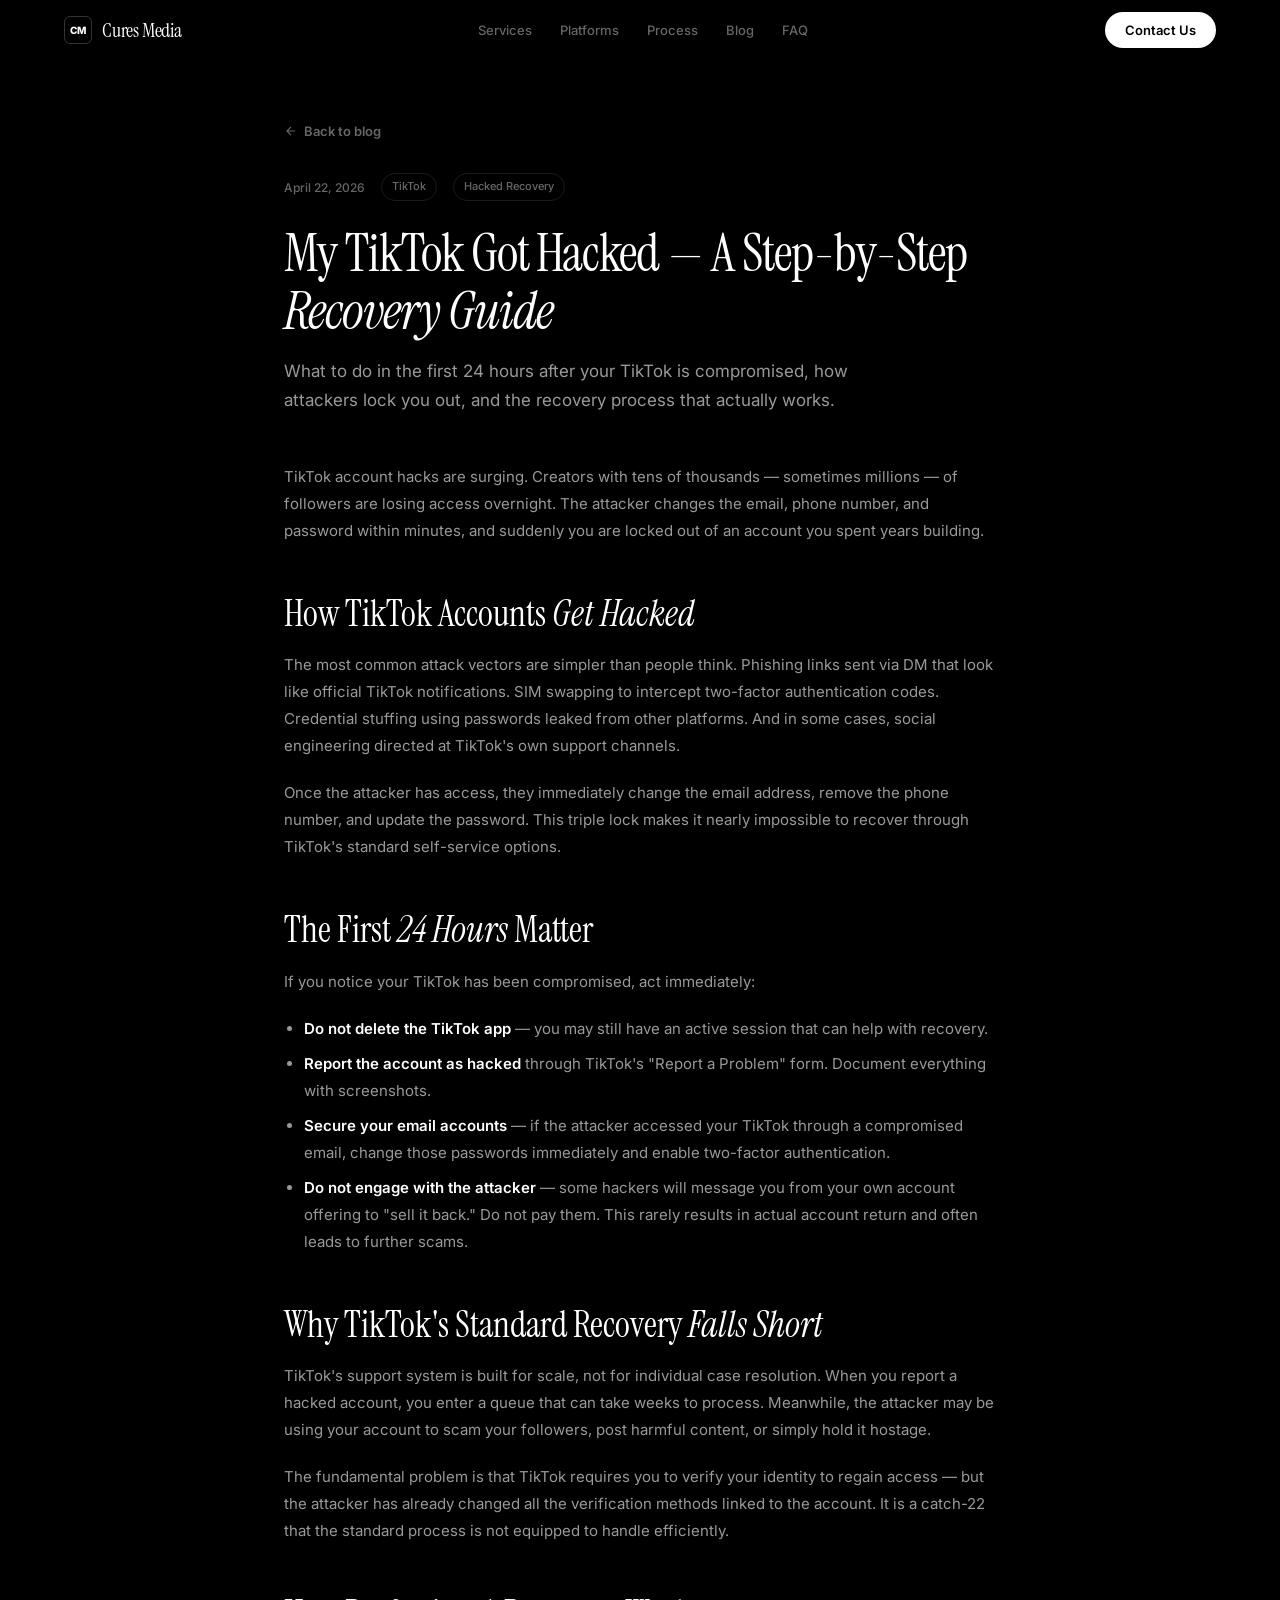
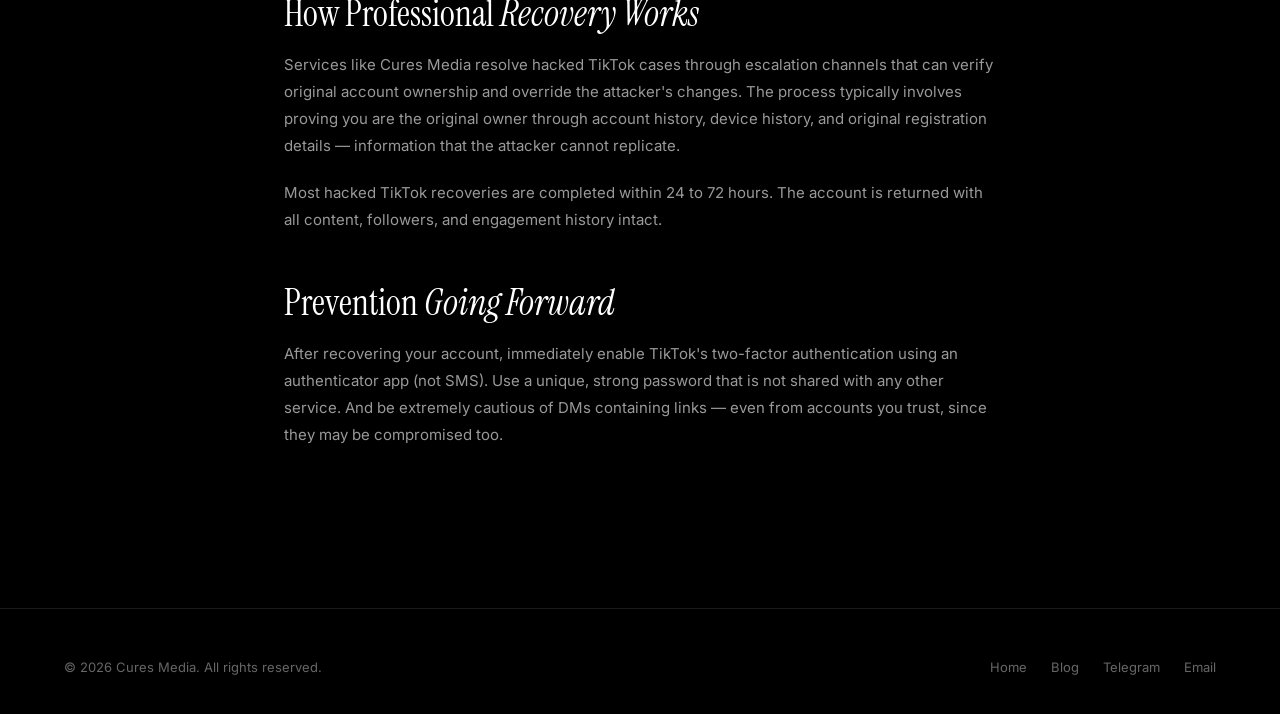
<file: blog/hacked-tiktok-account-recovery-guide.html>
<!DOCTYPE html>
<html lang="en">
<head>
<meta charset="UTF-8">
<meta name="viewport" content="width=device-width,initial-scale=1.0">
<title>My TikTok Got Hacked — A Step-by-Step Recovery Guide | Cures Media</title>
<meta name="description" content="What to do when your TikTok account is hacked. Step-by-step recovery guide covering the first 24 hours, how attackers lock you out, and the recovery process that works.">
<meta name="keywords" content="TikTok hacked, recover hacked TikTok, TikTok account stolen, TikTok recovery, hacked TikTok account, TikTok account compromised, get TikTok back, TikTok hacker">
<meta name="robots" content="index,follow">
<link rel="canonical" href="https://curesmedia.com/blog/hacked-tiktok-account-recovery-guide">
<meta property="og:title" content="My TikTok Got Hacked — A Step-by-Step Recovery Guide">
<meta property="og:description" content="What to do in the first 24 hours after your TikTok is compromised and the recovery process that actually works.">
<meta property="og:type" content="article">
<meta property="og:url" content="https://curesmedia.com/blog/hacked-tiktok-account-recovery-guide">
<meta property="og:site_name" content="Cures Media">
<script type="application/ld+json">{"@context":"https://schema.org","@type":"Article","headline":"My TikTok Got Hacked — A Step-by-Step Recovery Guide","description":"What to do in the first 24 hours after your TikTok is compromised and the recovery process that actually works.","datePublished":"2026-04-22","dateModified":"2026-04-22","author":{"@type":"Organization","name":"Cures Media"},"publisher":{"@type":"Organization","name":"Cures Media","url":"https://curesmedia.com"}}</script>
<link rel="preconnect" href="https://fonts.googleapis.com">
<link rel="preconnect" href="https://fonts.gstatic.com" crossorigin>
<link href="https://fonts.googleapis.com/css2?family=Inter:wght@300;400;500;600;700;800;900&family=Instrument+Serif:ital@0;1&display=swap" rel="stylesheet">
<link rel="stylesheet" href="/style.css">
</head>
<body>
<nav class="nav" id="nav"><div class="nav-in">
  <a class="nav-logo" href="/"><div class="nav-mark">CM</div>Cures Media</a>
  <ul class="nav-links"><li><a href="/#services">Services</a></li><li><a href="/#platforms">Platforms</a></li><li><a href="/#process">Process</a></li><li><a href="/#blog">Blog</a></li><li><a href="/#faq">FAQ</a></li></ul>
  <a href="https://t.me/" class="nav-cta" target="_blank" rel="noopener">Contact Us</a>
  <button class="nav-mob" aria-label="Toggle menu"><svg width="20" height="20" viewBox="0 0 24 24" fill="none" stroke="currentColor" stroke-width="2"><path d="M3 12h18M3 6h18M3 18h18"/></svg></button>
</div></nav>

<header class="article-hd"><div class="container">
  <a href="/#blog" class="article-back"><svg viewBox="0 0 24 24" fill="none" stroke="currentColor" stroke-width="2"><path d="M19 12H5M12 19l-7-7 7-7"/></svg> Back to blog</a>
  <div class="article-meta"><span>April 22, 2026</span><span class="tag">TikTok</span><span class="tag">Hacked Recovery</span></div>
  <h1>My TikTok Got Hacked — A Step-by-Step <em>Recovery Guide</em></h1>
  <p>What to do in the first 24 hours after your TikTok is compromised, how attackers lock you out, and the recovery process that actually works.</p>
</div></header>

<article class="article-body"><div class="container">

<p>TikTok account hacks are surging. Creators with tens of thousands — sometimes millions — of followers are losing access overnight. The attacker changes the email, phone number, and password within minutes, and suddenly you are locked out of an account you spent years building.</p>

<h2>How TikTok Accounts <em>Get Hacked</em></h2>

<p>The most common attack vectors are simpler than people think. Phishing links sent via DM that look like official TikTok notifications. SIM swapping to intercept two-factor authentication codes. Credential stuffing using passwords leaked from other platforms. And in some cases, social engineering directed at TikTok's own support channels.</p>

<p>Once the attacker has access, they immediately change the email address, remove the phone number, and update the password. This triple lock makes it nearly impossible to recover through TikTok's standard self-service options.</p>

<h2>The First <em>24 Hours</em> Matter</h2>

<p>If you notice your TikTok has been compromised, act immediately:</p>

<ul>
<li><strong>Do not delete the TikTok app</strong> — you may still have an active session that can help with recovery.</li>
<li><strong>Report the account as hacked</strong> through TikTok's "Report a Problem" form. Document everything with screenshots.</li>
<li><strong>Secure your email accounts</strong> — if the attacker accessed your TikTok through a compromised email, change those passwords immediately and enable two-factor authentication.</li>
<li><strong>Do not engage with the attacker</strong> — some hackers will message you from your own account offering to "sell it back." Do not pay them. This rarely results in actual account return and often leads to further scams.</li>
</ul>

<h2>Why TikTok's Standard Recovery <em>Falls Short</em></h2>

<p>TikTok's support system is built for scale, not for individual case resolution. When you report a hacked account, you enter a queue that can take weeks to process. Meanwhile, the attacker may be using your account to scam your followers, post harmful content, or simply hold it hostage.</p>

<p>The fundamental problem is that TikTok requires you to verify your identity to regain access — but the attacker has already changed all the verification methods linked to the account. It is a catch-22 that the standard process is not equipped to handle efficiently.</p>

<h2>How Professional <em>Recovery Works</em></h2>

<p>Services like Cures Media resolve hacked TikTok cases through escalation channels that can verify original account ownership and override the attacker's changes. The process typically involves proving you are the original owner through account history, device history, and original registration details — information that the attacker cannot replicate.</p>

<p>Most hacked TikTok recoveries are completed within 24 to 72 hours. The account is returned with all content, followers, and engagement history intact.</p>

<h2>Prevention <em>Going Forward</em></h2>

<p>After recovering your account, immediately enable TikTok's two-factor authentication using an authenticator app (not SMS). Use a unique, strong password that is not shared with any other service. And be extremely cautious of DMs containing links — even from accounts you trust, since they may be compromised too.</p>

</div></article>

<footer class="ft"><div class="container"><div class="ft-in">
  <div class="ft-l">&copy; 2026 Cures Media. All rights reserved.</div>
  <div class="ft-r"><a href="/">Home</a><a href="/#blog">Blog</a><a href="https://t.me/" target="_blank" rel="noopener">Telegram</a><a href="mailto:contact@curesmedia.com">Email</a></div>
</div></div></footer>
<script src="/main.js"></script>
</body>
</html>
</file>
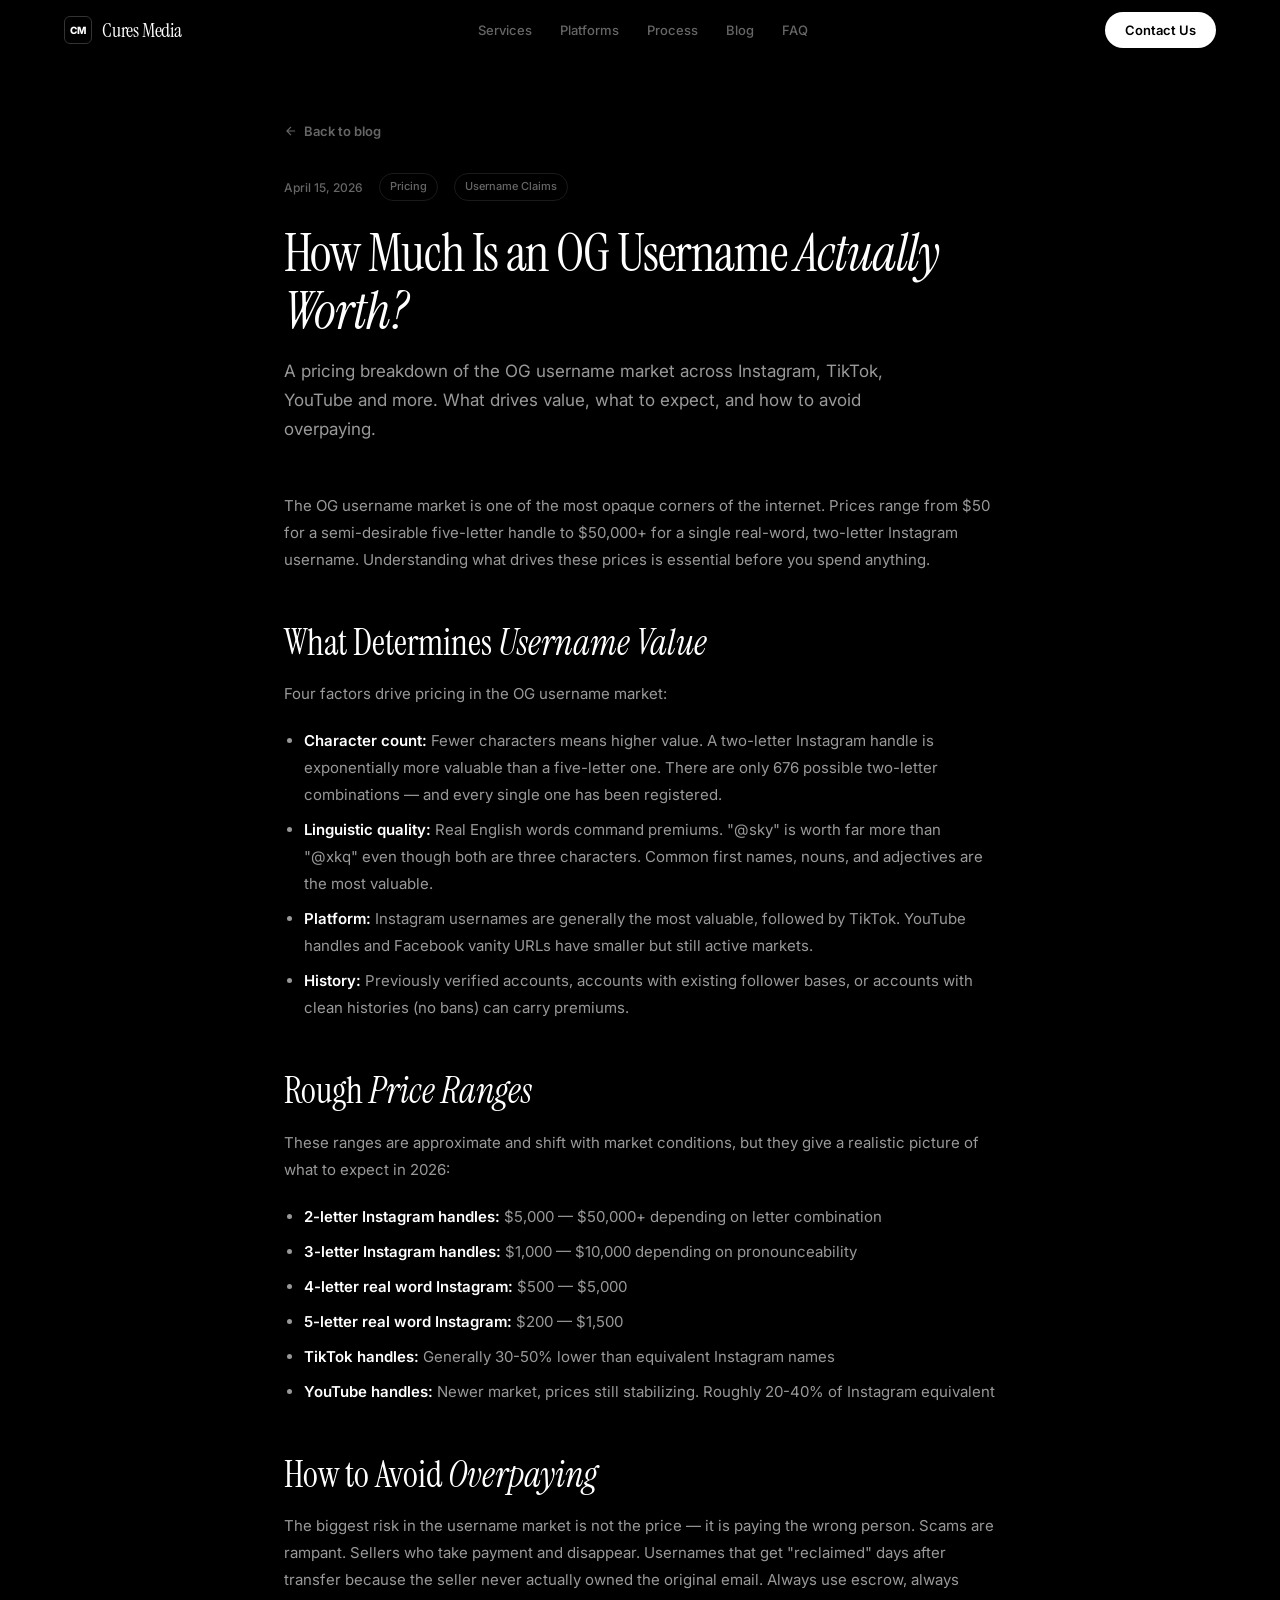
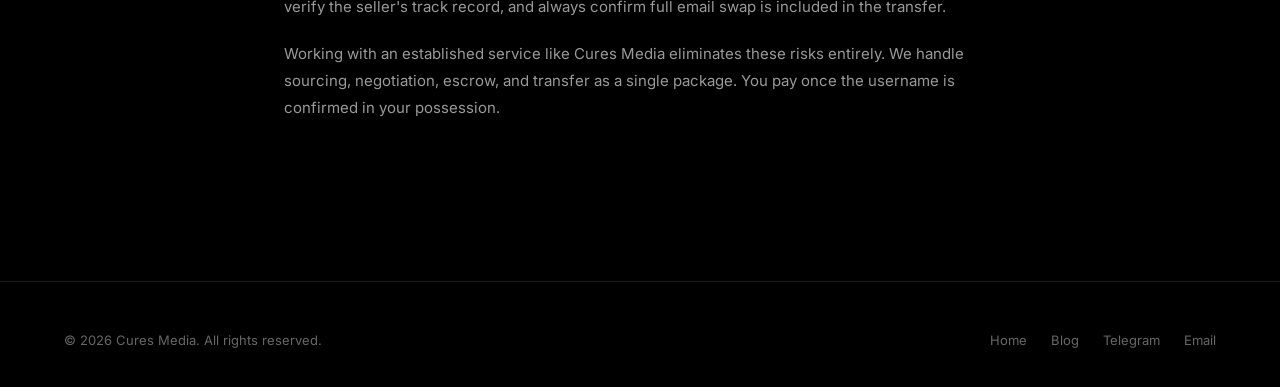
<file: blog/how-much-is-an-og-username-worth.html>
<!DOCTYPE html>
<html lang="en">
<head>
<meta charset="UTF-8">
<meta name="viewport" content="width=device-width,initial-scale=1.0">
<title>How Much Is an OG Username Actually Worth? | Cures Media</title>
<meta name="description" content="A pricing breakdown of the OG username market across Instagram, TikTok, YouTube and more. What drives value, what to expect, and how to avoid overpaying for premium handles.">
<meta name="keywords" content="OG username price, how much is a username worth, Instagram username price, TikTok username value, buy OG username cost, premium handle pricing, 3 letter username price, short username value">
<meta name="robots" content="index,follow">
<link rel="canonical" href="https://curesmedia.com/blog/how-much-is-an-og-username-worth">
<meta property="og:title" content="How Much Is an OG Username Actually Worth?">
<meta property="og:description" content="A pricing breakdown of the OG username market across Instagram, TikTok, YouTube and more.">
<meta property="og:type" content="article">
<meta property="og:url" content="https://curesmedia.com/blog/how-much-is-an-og-username-worth">
<meta property="og:site_name" content="Cures Media">
<script type="application/ld+json">{"@context":"https://schema.org","@type":"Article","headline":"How Much Is an OG Username Actually Worth?","description":"A pricing breakdown of the OG username market across Instagram, TikTok, YouTube and more.","datePublished":"2026-04-15","dateModified":"2026-04-15","author":{"@type":"Organization","name":"Cures Media"},"publisher":{"@type":"Organization","name":"Cures Media","url":"https://curesmedia.com"}}</script>
<link rel="preconnect" href="https://fonts.googleapis.com">
<link rel="preconnect" href="https://fonts.gstatic.com" crossorigin>
<link href="https://fonts.googleapis.com/css2?family=Inter:wght@300;400;500;600;700;800;900&family=Instrument+Serif:ital@0;1&display=swap" rel="stylesheet">
<link rel="stylesheet" href="/style.css">
</head>
<body>
<nav class="nav" id="nav"><div class="nav-in">
  <a class="nav-logo" href="/"><div class="nav-mark">CM</div>Cures Media</a>
  <ul class="nav-links"><li><a href="/#services">Services</a></li><li><a href="/#platforms">Platforms</a></li><li><a href="/#process">Process</a></li><li><a href="/#blog">Blog</a></li><li><a href="/#faq">FAQ</a></li></ul>
  <a href="https://t.me/" class="nav-cta" target="_blank" rel="noopener">Contact Us</a>
  <button class="nav-mob" aria-label="Toggle menu"><svg width="20" height="20" viewBox="0 0 24 24" fill="none" stroke="currentColor" stroke-width="2"><path d="M3 12h18M3 6h18M3 18h18"/></svg></button>
</div></nav>

<header class="article-hd"><div class="container">
  <a href="/#blog" class="article-back"><svg viewBox="0 0 24 24" fill="none" stroke="currentColor" stroke-width="2"><path d="M19 12H5M12 19l-7-7 7-7"/></svg> Back to blog</a>
  <div class="article-meta"><span>April 15, 2026</span><span class="tag">Pricing</span><span class="tag">Username Claims</span></div>
  <h1>How Much Is an OG Username <em>Actually Worth?</em></h1>
  <p>A pricing breakdown of the OG username market across Instagram, TikTok, YouTube and more. What drives value, what to expect, and how to avoid overpaying.</p>
</div></header>

<article class="article-body"><div class="container">

<p>The OG username market is one of the most opaque corners of the internet. Prices range from $50 for a semi-desirable five-letter handle to $50,000+ for a single real-word, two-letter Instagram username. Understanding what drives these prices is essential before you spend anything.</p>

<h2>What Determines <em>Username Value</em></h2>

<p>Four factors drive pricing in the OG username market:</p>

<ul>
<li><strong>Character count:</strong> Fewer characters means higher value. A two-letter Instagram handle is exponentially more valuable than a five-letter one. There are only 676 possible two-letter combinations — and every single one has been registered.</li>
<li><strong>Linguistic quality:</strong> Real English words command premiums. "@sky" is worth far more than "@xkq" even though both are three characters. Common first names, nouns, and adjectives are the most valuable.</li>
<li><strong>Platform:</strong> Instagram usernames are generally the most valuable, followed by TikTok. YouTube handles and Facebook vanity URLs have smaller but still active markets.</li>
<li><strong>History:</strong> Previously verified accounts, accounts with existing follower bases, or accounts with clean histories (no bans) can carry premiums.</li>
</ul>

<h2>Rough <em>Price Ranges</em></h2>

<p>These ranges are approximate and shift with market conditions, but they give a realistic picture of what to expect in 2026:</p>

<ul>
<li><strong>2-letter Instagram handles:</strong> $5,000 — $50,000+ depending on letter combination</li>
<li><strong>3-letter Instagram handles:</strong> $1,000 — $10,000 depending on pronounceability</li>
<li><strong>4-letter real word Instagram:</strong> $500 — $5,000</li>
<li><strong>5-letter real word Instagram:</strong> $200 — $1,500</li>
<li><strong>TikTok handles:</strong> Generally 30-50% lower than equivalent Instagram names</li>
<li><strong>YouTube handles:</strong> Newer market, prices still stabilizing. Roughly 20-40% of Instagram equivalent</li>
</ul>

<h2>How to Avoid <em>Overpaying</em></h2>

<p>The biggest risk in the username market is not the price — it is paying the wrong person. Scams are rampant. Sellers who take payment and disappear. Usernames that get "reclaimed" days after transfer because the seller never actually owned the original email. Always use escrow, always verify the seller's track record, and always confirm full email swap is included in the transfer.</p>

<p>Working with an established service like Cures Media eliminates these risks entirely. We handle sourcing, negotiation, escrow, and transfer as a single package. You pay once the username is confirmed in your possession.</p>

</div></article>

<footer class="ft"><div class="container"><div class="ft-in">
  <div class="ft-l">&copy; 2026 Cures Media. All rights reserved.</div>
  <div class="ft-r"><a href="/">Home</a><a href="/#blog">Blog</a><a href="https://t.me/" target="_blank" rel="noopener">Telegram</a><a href="mailto:contact@curesmedia.com">Email</a></div>
</div></div></footer>
<script src="/main.js"></script>
</body>
</html>
</file>
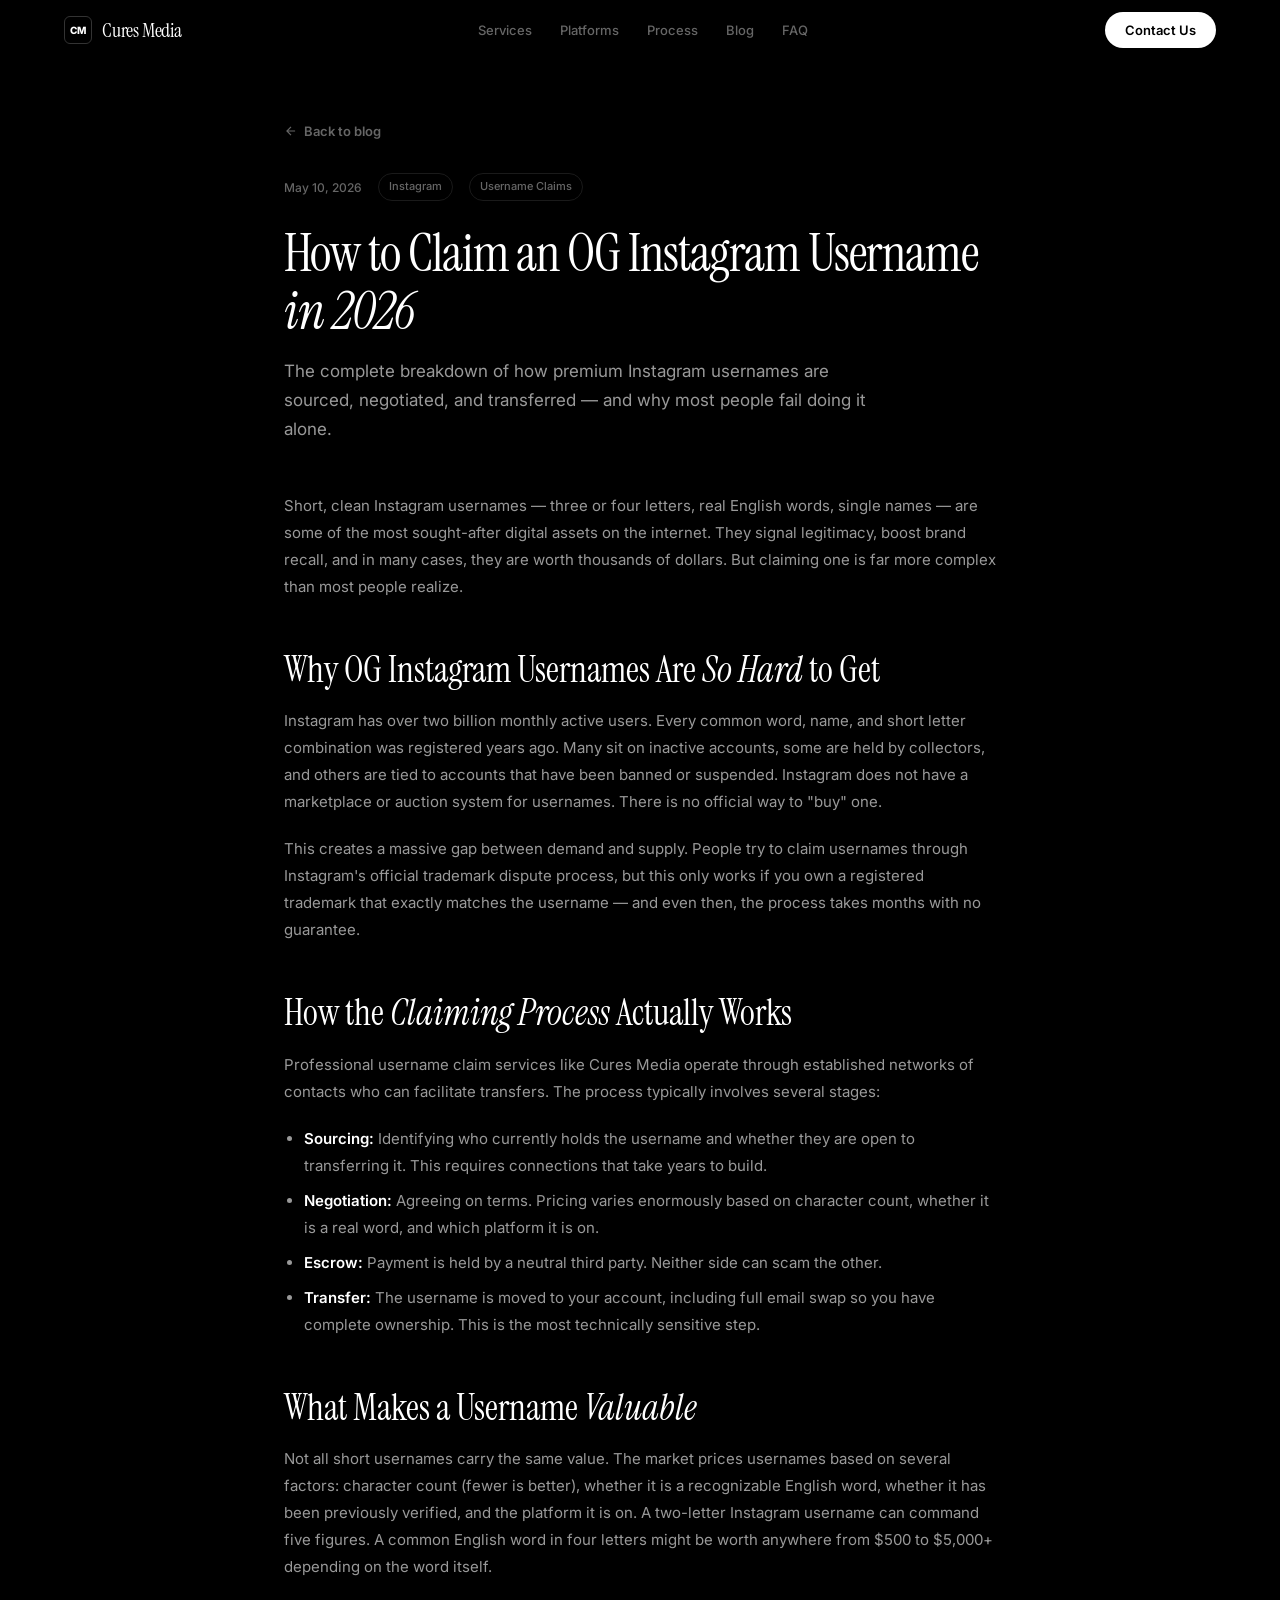
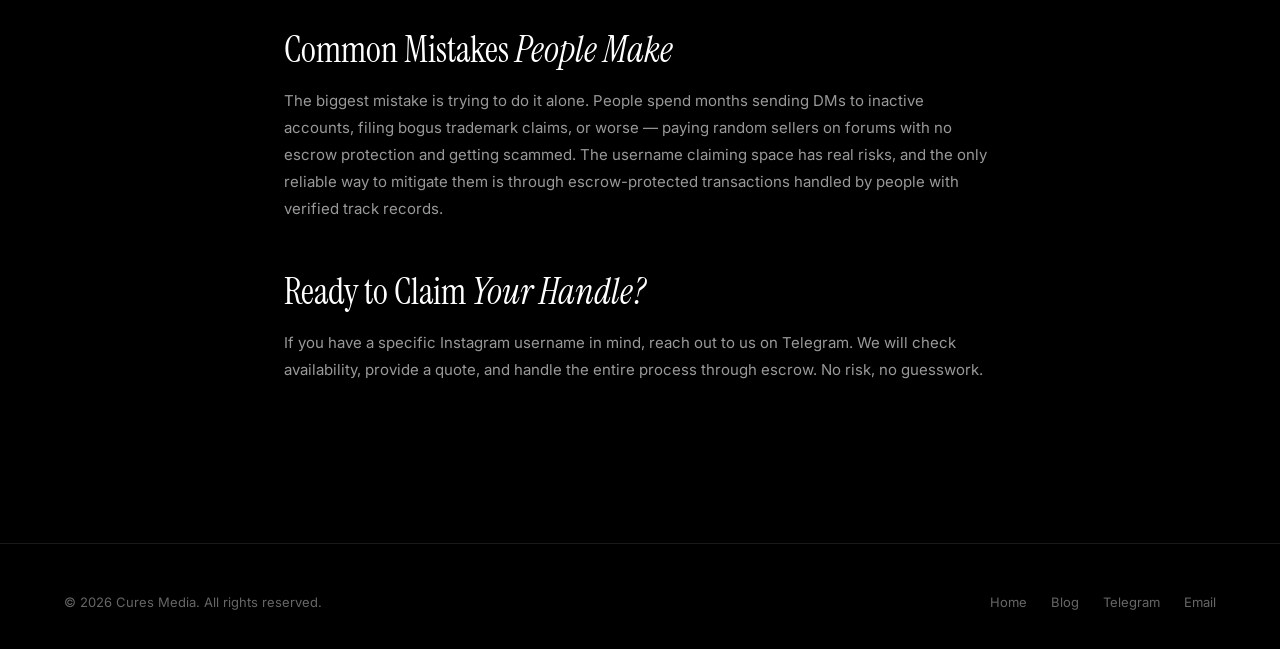
<file: blog/how-to-claim-og-instagram-username.html>
<!DOCTYPE html>
<html lang="en">
<head>
<meta charset="UTF-8">
<meta name="viewport" content="width=device-width,initial-scale=1.0">
<title>How to Claim an OG Instagram Username in 2026 | Cures Media</title>
<meta name="description" content="Learn how premium OG Instagram usernames are sourced, negotiated, and transferred. Why most people fail claiming rare handles and how the process actually works in 2026.">
<meta name="keywords" content="claim Instagram username, OG Instagram username, buy Instagram handle, premium Instagram name, 3 letter Instagram, rare Instagram username, Instagram username swap">
<meta name="robots" content="index,follow">
<link rel="canonical" href="https://curesmedia.com/blog/how-to-claim-og-instagram-username">
<meta property="og:title" content="How to Claim an OG Instagram Username in 2026">
<meta property="og:description" content="The complete breakdown of how premium Instagram usernames are sourced, negotiated, and transferred.">
<meta property="og:type" content="article">
<meta property="og:url" content="https://curesmedia.com/blog/how-to-claim-og-instagram-username">
<meta property="og:site_name" content="Cures Media">
<meta name="twitter:card" content="summary_large_image">
<script type="application/ld+json">{"@context":"https://schema.org","@type":"Article","headline":"How to Claim an OG Instagram Username in 2026","description":"The complete breakdown of how premium Instagram usernames are sourced, negotiated, and transferred.","datePublished":"2026-05-10","dateModified":"2026-05-10","author":{"@type":"Organization","name":"Cures Media"},"publisher":{"@type":"Organization","name":"Cures Media","url":"https://curesmedia.com"}}</script>
<link rel="preconnect" href="https://fonts.googleapis.com">
<link rel="preconnect" href="https://fonts.gstatic.com" crossorigin>
<link href="https://fonts.googleapis.com/css2?family=Inter:wght@300;400;500;600;700;800;900&family=Instrument+Serif:ital@0;1&display=swap" rel="stylesheet">
<link rel="stylesheet" href="/style.css">
</head>
<body>
<nav class="nav" id="nav"><div class="nav-in">
  <a class="nav-logo" href="/"><div class="nav-mark">CM</div>Cures Media</a>
  <ul class="nav-links">
    <li><a href="/#services">Services</a></li>
    <li><a href="/#platforms">Platforms</a></li>
    <li><a href="/#process">Process</a></li>
    <li><a href="/#blog">Blog</a></li>
    <li><a href="/#faq">FAQ</a></li>
  </ul>
  <a href="https://t.me/" class="nav-cta" target="_blank" rel="noopener">Contact Us</a>
  <button class="nav-mob" aria-label="Toggle menu"><svg width="20" height="20" viewBox="0 0 24 24" fill="none" stroke="currentColor" stroke-width="2"><path d="M3 12h18M3 6h18M3 18h18"/></svg></button>
</div></nav>

<header class="article-hd"><div class="container">
  <a href="/#blog" class="article-back"><svg viewBox="0 0 24 24" fill="none" stroke="currentColor" stroke-width="2"><path d="M19 12H5M12 19l-7-7 7-7"/></svg> Back to blog</a>
  <div class="article-meta"><span>May 10, 2026</span><span class="tag">Instagram</span><span class="tag">Username Claims</span></div>
  <h1>How to Claim an OG Instagram Username <em>in 2026</em></h1>
  <p>The complete breakdown of how premium Instagram usernames are sourced, negotiated, and transferred — and why most people fail doing it alone.</p>
</div></header>

<article class="article-body"><div class="container">

<p>Short, clean Instagram usernames — three or four letters, real English words, single names — are some of the most sought-after digital assets on the internet. They signal legitimacy, boost brand recall, and in many cases, they are worth thousands of dollars. But claiming one is far more complex than most people realize.</p>

<h2>Why OG Instagram Usernames Are <em>So Hard</em> to Get</h2>

<p>Instagram has over two billion monthly active users. Every common word, name, and short letter combination was registered years ago. Many sit on inactive accounts, some are held by collectors, and others are tied to accounts that have been banned or suspended. Instagram does not have a marketplace or auction system for usernames. There is no official way to "buy" one.</p>

<p>This creates a massive gap between demand and supply. People try to claim usernames through Instagram's official trademark dispute process, but this only works if you own a registered trademark that exactly matches the username — and even then, the process takes months with no guarantee.</p>

<h2>How the <em>Claiming Process</em> Actually Works</h2>

<p>Professional username claim services like Cures Media operate through established networks of contacts who can facilitate transfers. The process typically involves several stages:</p>

<ul>
<li><strong>Sourcing:</strong> Identifying who currently holds the username and whether they are open to transferring it. This requires connections that take years to build.</li>
<li><strong>Negotiation:</strong> Agreeing on terms. Pricing varies enormously based on character count, whether it is a real word, and which platform it is on.</li>
<li><strong>Escrow:</strong> Payment is held by a neutral third party. Neither side can scam the other.</li>
<li><strong>Transfer:</strong> The username is moved to your account, including full email swap so you have complete ownership. This is the most technically sensitive step.</li>
</ul>

<h2>What Makes a Username <em>Valuable</em></h2>

<p>Not all short usernames carry the same value. The market prices usernames based on several factors: character count (fewer is better), whether it is a recognizable English word, whether it has been previously verified, and the platform it is on. A two-letter Instagram username can command five figures. A common English word in four letters might be worth anywhere from $500 to $5,000+ depending on the word itself.</p>

<h2>Common Mistakes <em>People Make</em></h2>

<p>The biggest mistake is trying to do it alone. People spend months sending DMs to inactive accounts, filing bogus trademark claims, or worse — paying random sellers on forums with no escrow protection and getting scammed. The username claiming space has real risks, and the only reliable way to mitigate them is through escrow-protected transactions handled by people with verified track records.</p>

<h2>Ready to Claim <em>Your Handle?</em></h2>

<p>If you have a specific Instagram username in mind, reach out to us on Telegram. We will check availability, provide a quote, and handle the entire process through escrow. No risk, no guesswork.</p>

</div></article>

<footer class="ft"><div class="container"><div class="ft-in">
  <div class="ft-l">&copy; 2026 Cures Media. All rights reserved.</div>
  <div class="ft-r"><a href="/">Home</a><a href="/#blog">Blog</a><a href="https://t.me/" target="_blank" rel="noopener">Telegram</a><a href="mailto:contact@curesmedia.com">Email</a></div>
</div></div></footer>
<script src="/main.js"></script>
</body>
</html>
</file>
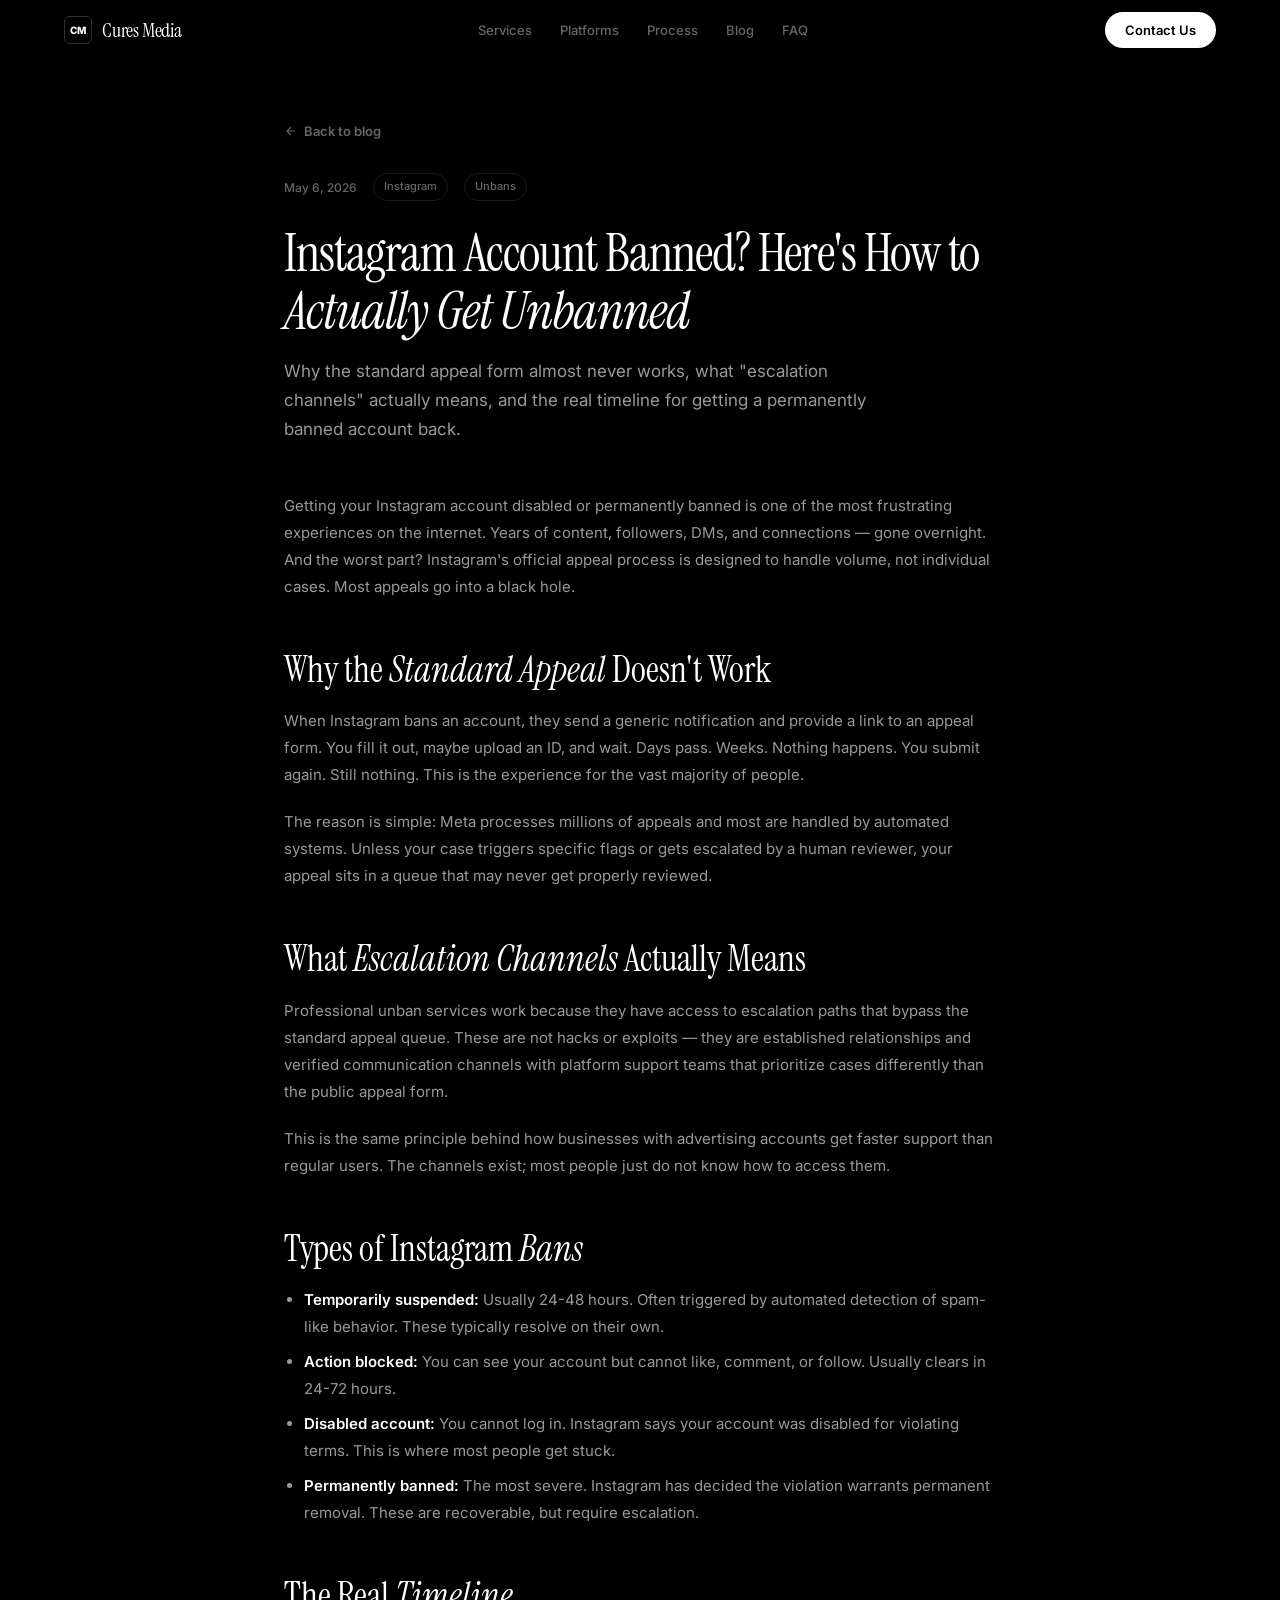
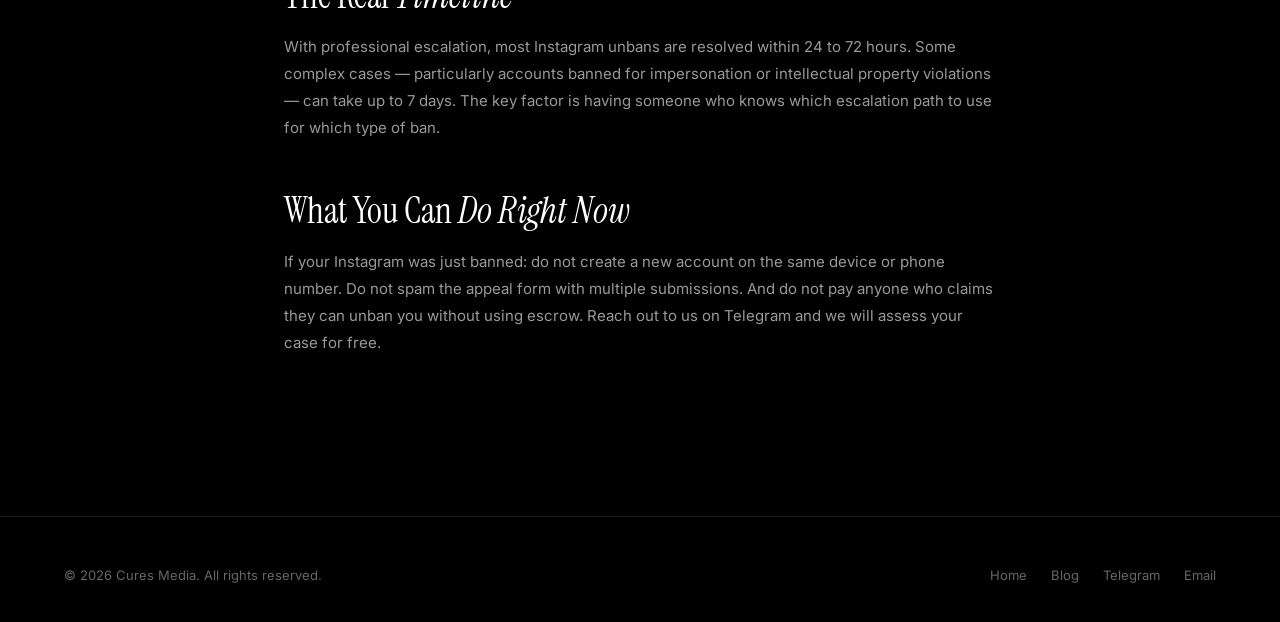
<file: blog/instagram-account-banned-how-to-get-unbanned.html>
<!DOCTYPE html>
<html lang="en">
<head>
<meta charset="UTF-8">
<meta name="viewport" content="width=device-width,initial-scale=1.0">
<title>Instagram Account Banned? Here's How to Actually Get Unbanned | Cures Media</title>
<meta name="description" content="Your Instagram was permanently banned or disabled. The standard appeal form doesn't work. Learn what escalation channels actually mean and the real timeline for getting unbanned.">
<meta name="keywords" content="Instagram banned, unban Instagram, Instagram disabled, Instagram suspended, Instagram appeal, get Instagram back, permanently banned Instagram, Instagram account recovery">
<meta name="robots" content="index,follow">
<link rel="canonical" href="https://curesmedia.com/blog/instagram-account-banned-how-to-get-unbanned">
<meta property="og:title" content="Instagram Account Banned? Here's How to Actually Get Unbanned">
<meta property="og:description" content="Why the standard appeal form almost never works and the real process for getting a permanently banned Instagram account back.">
<meta property="og:type" content="article">
<meta property="og:url" content="https://curesmedia.com/blog/instagram-account-banned-how-to-get-unbanned">
<meta property="og:site_name" content="Cures Media">
<script type="application/ld+json">{"@context":"https://schema.org","@type":"Article","headline":"Instagram Account Banned? Here's How to Actually Get Unbanned","description":"Why the standard appeal form almost never works and the real process for getting a permanently banned Instagram account back.","datePublished":"2026-05-06","dateModified":"2026-05-06","author":{"@type":"Organization","name":"Cures Media"},"publisher":{"@type":"Organization","name":"Cures Media","url":"https://curesmedia.com"}}</script>
<link rel="preconnect" href="https://fonts.googleapis.com">
<link rel="preconnect" href="https://fonts.gstatic.com" crossorigin>
<link href="https://fonts.googleapis.com/css2?family=Inter:wght@300;400;500;600;700;800;900&family=Instrument+Serif:ital@0;1&display=swap" rel="stylesheet">
<link rel="stylesheet" href="/style.css">
</head>
<body>
<nav class="nav" id="nav"><div class="nav-in">
  <a class="nav-logo" href="/"><div class="nav-mark">CM</div>Cures Media</a>
  <ul class="nav-links"><li><a href="/#services">Services</a></li><li><a href="/#platforms">Platforms</a></li><li><a href="/#process">Process</a></li><li><a href="/#blog">Blog</a></li><li><a href="/#faq">FAQ</a></li></ul>
  <a href="https://t.me/" class="nav-cta" target="_blank" rel="noopener">Contact Us</a>
  <button class="nav-mob" aria-label="Toggle menu"><svg width="20" height="20" viewBox="0 0 24 24" fill="none" stroke="currentColor" stroke-width="2"><path d="M3 12h18M3 6h18M3 18h18"/></svg></button>
</div></nav>

<header class="article-hd"><div class="container">
  <a href="/#blog" class="article-back"><svg viewBox="0 0 24 24" fill="none" stroke="currentColor" stroke-width="2"><path d="M19 12H5M12 19l-7-7 7-7"/></svg> Back to blog</a>
  <div class="article-meta"><span>May 6, 2026</span><span class="tag">Instagram</span><span class="tag">Unbans</span></div>
  <h1>Instagram Account Banned? Here's How to <em>Actually Get Unbanned</em></h1>
  <p>Why the standard appeal form almost never works, what "escalation channels" actually means, and the real timeline for getting a permanently banned account back.</p>
</div></header>

<article class="article-body"><div class="container">

<p>Getting your Instagram account disabled or permanently banned is one of the most frustrating experiences on the internet. Years of content, followers, DMs, and connections — gone overnight. And the worst part? Instagram's official appeal process is designed to handle volume, not individual cases. Most appeals go into a black hole.</p>

<h2>Why the <em>Standard Appeal</em> Doesn't Work</h2>

<p>When Instagram bans an account, they send a generic notification and provide a link to an appeal form. You fill it out, maybe upload an ID, and wait. Days pass. Weeks. Nothing happens. You submit again. Still nothing. This is the experience for the vast majority of people.</p>

<p>The reason is simple: Meta processes millions of appeals and most are handled by automated systems. Unless your case triggers specific flags or gets escalated by a human reviewer, your appeal sits in a queue that may never get properly reviewed.</p>

<h2>What <em>Escalation Channels</em> Actually Means</h2>

<p>Professional unban services work because they have access to escalation paths that bypass the standard appeal queue. These are not hacks or exploits — they are established relationships and verified communication channels with platform support teams that prioritize cases differently than the public appeal form.</p>

<p>This is the same principle behind how businesses with advertising accounts get faster support than regular users. The channels exist; most people just do not know how to access them.</p>

<h2>Types of Instagram <em>Bans</em></h2>

<ul>
<li><strong>Temporarily suspended:</strong> Usually 24-48 hours. Often triggered by automated detection of spam-like behavior. These typically resolve on their own.</li>
<li><strong>Action blocked:</strong> You can see your account but cannot like, comment, or follow. Usually clears in 24-72 hours.</li>
<li><strong>Disabled account:</strong> You cannot log in. Instagram says your account was disabled for violating terms. This is where most people get stuck.</li>
<li><strong>Permanently banned:</strong> The most severe. Instagram has decided the violation warrants permanent removal. These are recoverable, but require escalation.</li>
</ul>

<h2>The Real <em>Timeline</em></h2>

<p>With professional escalation, most Instagram unbans are resolved within 24 to 72 hours. Some complex cases — particularly accounts banned for impersonation or intellectual property violations — can take up to 7 days. The key factor is having someone who knows which escalation path to use for which type of ban.</p>

<h2>What You Can <em>Do Right Now</em></h2>

<p>If your Instagram was just banned: do not create a new account on the same device or phone number. Do not spam the appeal form with multiple submissions. And do not pay anyone who claims they can unban you without using escrow. Reach out to us on Telegram and we will assess your case for free.</p>

</div></article>

<footer class="ft"><div class="container"><div class="ft-in">
  <div class="ft-l">&copy; 2026 Cures Media. All rights reserved.</div>
  <div class="ft-r"><a href="/">Home</a><a href="/#blog">Blog</a><a href="https://t.me/" target="_blank" rel="noopener">Telegram</a><a href="mailto:contact@curesmedia.com">Email</a></div>
</div></div></footer>
<script src="/main.js"></script>
</body>
</html>
</file>
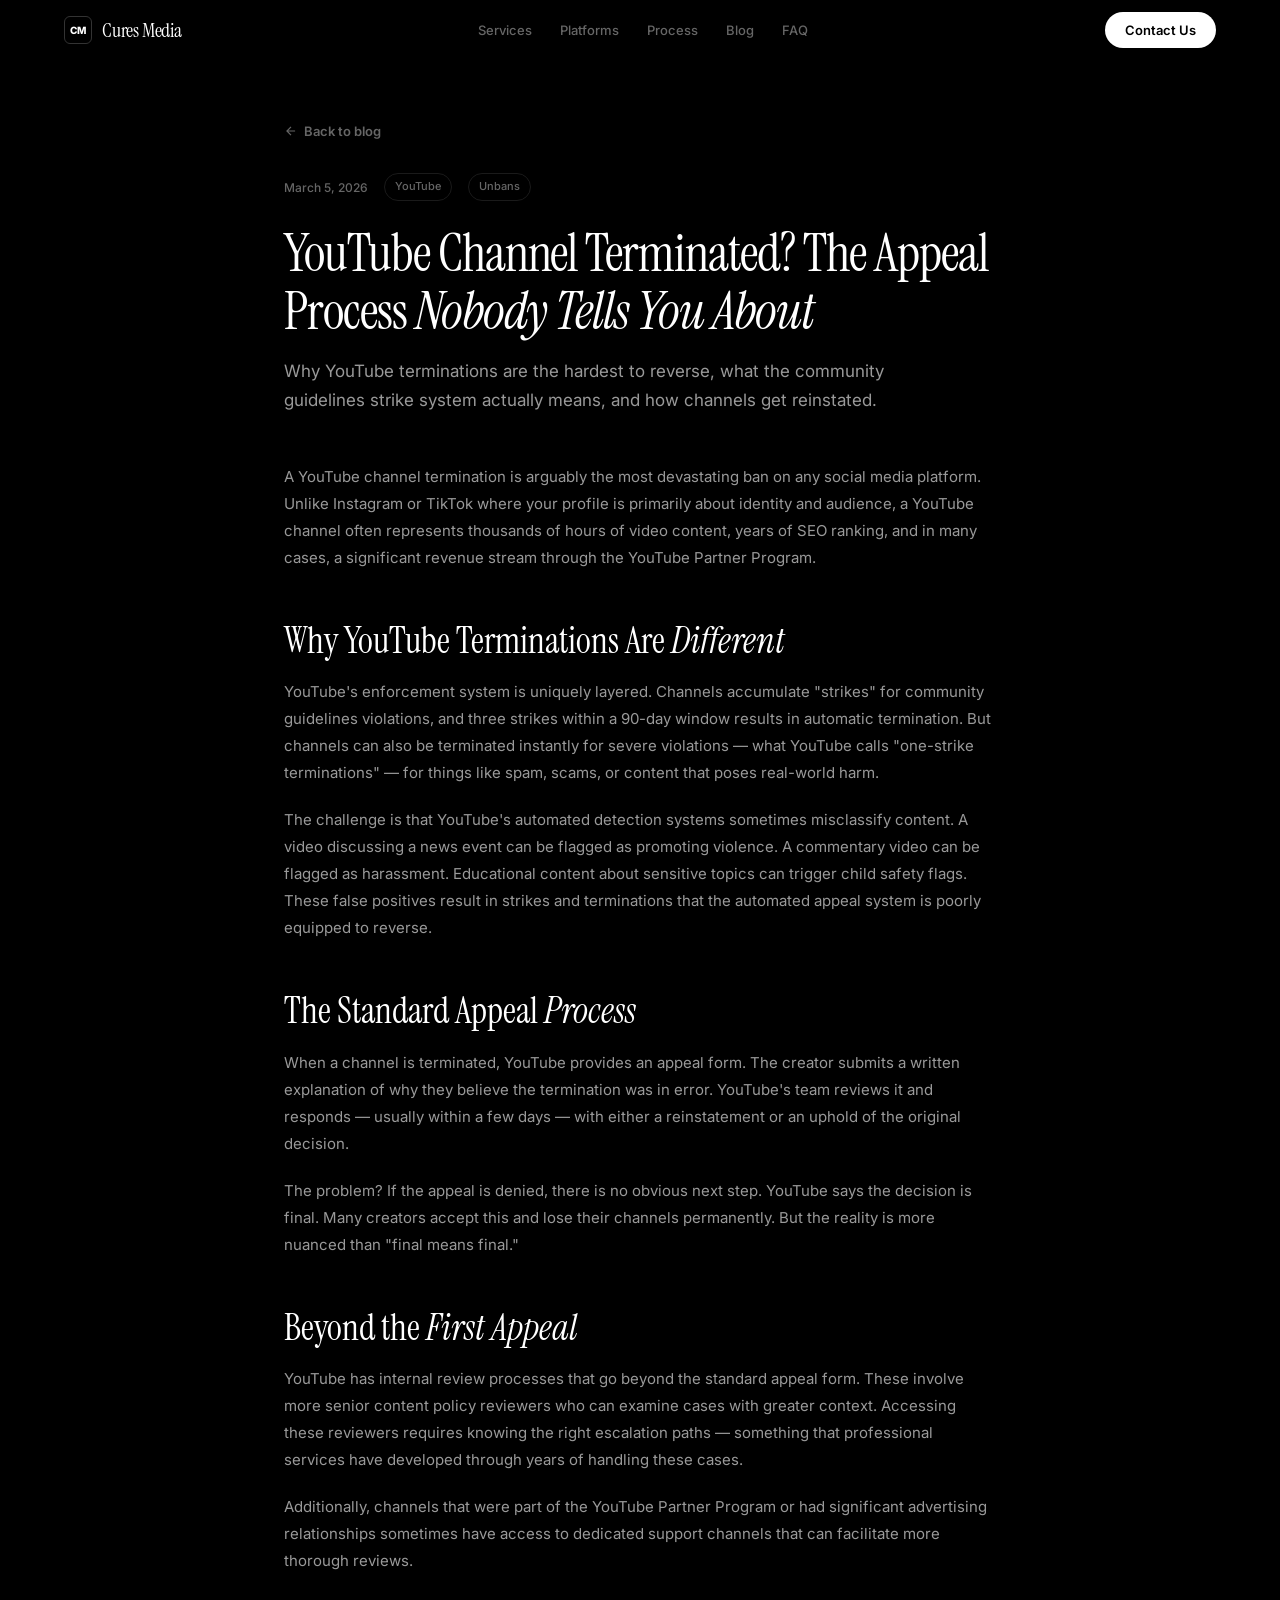
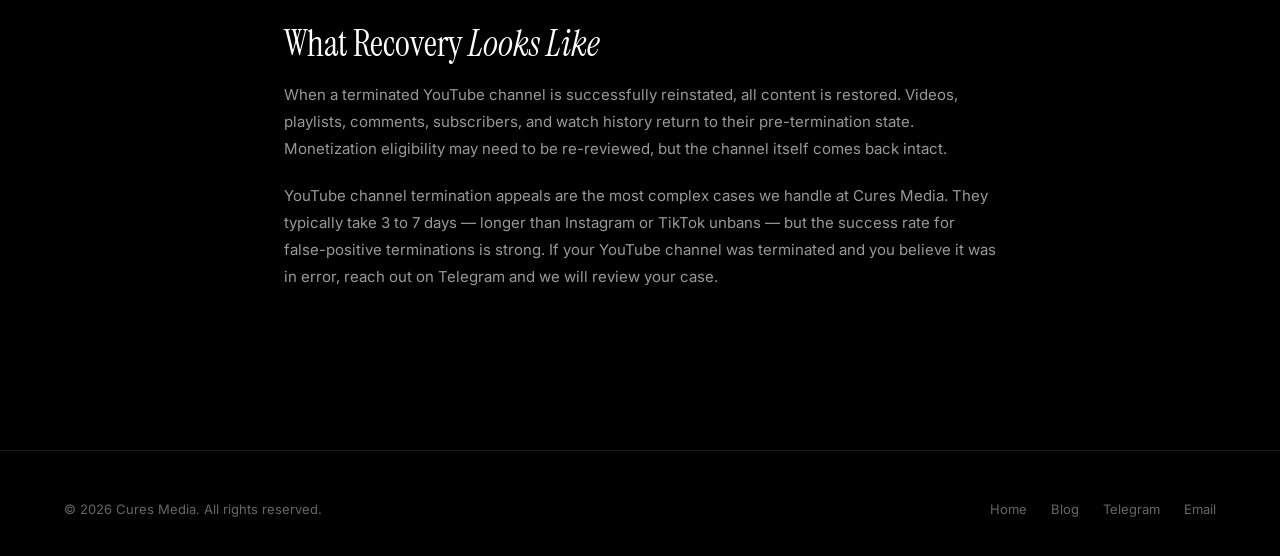
<file: blog/youtube-channel-terminated-how-to-appeal.html>
<!DOCTYPE html>
<html lang="en">
<head>
<meta charset="UTF-8">
<meta name="viewport" content="width=device-width,initial-scale=1.0">
<title>YouTube Channel Terminated? The Appeal Process Nobody Tells You About | Cures Media</title>
<meta name="description" content="Why YouTube terminations are the hardest to reverse, what the community guidelines strike system actually means, and how terminated channels get reinstated.">
<meta name="keywords" content="YouTube terminated, YouTube channel banned, YouTube appeal, YouTube suspended, recover YouTube channel, YouTube strike, YouTube community guidelines, unban YouTube channel">
<meta name="robots" content="index,follow">
<link rel="canonical" href="https://curesmedia.com/blog/youtube-channel-terminated-how-to-appeal">
<meta property="og:title" content="YouTube Channel Terminated? The Appeal Process Nobody Tells You About">
<meta property="og:description" content="Why YouTube terminations are the hardest to reverse and how channels actually get reinstated.">
<meta property="og:type" content="article">
<meta property="og:url" content="https://curesmedia.com/blog/youtube-channel-terminated-how-to-appeal">
<meta property="og:site_name" content="Cures Media">
<script type="application/ld+json">{"@context":"https://schema.org","@type":"Article","headline":"YouTube Channel Terminated? The Appeal Process Nobody Tells You About","description":"Why YouTube terminations are the hardest to reverse and how channels actually get reinstated.","datePublished":"2026-03-05","dateModified":"2026-03-05","author":{"@type":"Organization","name":"Cures Media"},"publisher":{"@type":"Organization","name":"Cures Media","url":"https://curesmedia.com"}}</script>
<link rel="preconnect" href="https://fonts.googleapis.com">
<link rel="preconnect" href="https://fonts.gstatic.com" crossorigin>
<link href="https://fonts.googleapis.com/css2?family=Inter:wght@300;400;500;600;700;800;900&family=Instrument+Serif:ital@0;1&display=swap" rel="stylesheet">
<link rel="stylesheet" href="/style.css">
</head>
<body>
<nav class="nav" id="nav"><div class="nav-in">
  <a class="nav-logo" href="/"><div class="nav-mark">CM</div>Cures Media</a>
  <ul class="nav-links"><li><a href="/#services">Services</a></li><li><a href="/#platforms">Platforms</a></li><li><a href="/#process">Process</a></li><li><a href="/#blog">Blog</a></li><li><a href="/#faq">FAQ</a></li></ul>
  <a href="https://t.me/" class="nav-cta" target="_blank" rel="noopener">Contact Us</a>
  <button class="nav-mob" aria-label="Toggle menu"><svg width="20" height="20" viewBox="0 0 24 24" fill="none" stroke="currentColor" stroke-width="2"><path d="M3 12h18M3 6h18M3 18h18"/></svg></button>
</div></nav>

<header class="article-hd"><div class="container">
  <a href="/#blog" class="article-back"><svg viewBox="0 0 24 24" fill="none" stroke="currentColor" stroke-width="2"><path d="M19 12H5M12 19l-7-7 7-7"/></svg> Back to blog</a>
  <div class="article-meta"><span>March 5, 2026</span><span class="tag">YouTube</span><span class="tag">Unbans</span></div>
  <h1>YouTube Channel Terminated? The Appeal Process <em>Nobody Tells You About</em></h1>
  <p>Why YouTube terminations are the hardest to reverse, what the community guidelines strike system actually means, and how channels get reinstated.</p>
</div></header>

<article class="article-body"><div class="container">

<p>A YouTube channel termination is arguably the most devastating ban on any social media platform. Unlike Instagram or TikTok where your profile is primarily about identity and audience, a YouTube channel often represents thousands of hours of video content, years of SEO ranking, and in many cases, a significant revenue stream through the YouTube Partner Program.</p>

<h2>Why YouTube Terminations Are <em>Different</em></h2>

<p>YouTube's enforcement system is uniquely layered. Channels accumulate "strikes" for community guidelines violations, and three strikes within a 90-day window results in automatic termination. But channels can also be terminated instantly for severe violations — what YouTube calls "one-strike terminations" — for things like spam, scams, or content that poses real-world harm.</p>

<p>The challenge is that YouTube's automated detection systems sometimes misclassify content. A video discussing a news event can be flagged as promoting violence. A commentary video can be flagged as harassment. Educational content about sensitive topics can trigger child safety flags. These false positives result in strikes and terminations that the automated appeal system is poorly equipped to reverse.</p>

<h2>The Standard Appeal <em>Process</em></h2>

<p>When a channel is terminated, YouTube provides an appeal form. The creator submits a written explanation of why they believe the termination was in error. YouTube's team reviews it and responds — usually within a few days — with either a reinstatement or an uphold of the original decision.</p>

<p>The problem? If the appeal is denied, there is no obvious next step. YouTube says the decision is final. Many creators accept this and lose their channels permanently. But the reality is more nuanced than "final means final."</p>

<h2>Beyond the <em>First Appeal</em></h2>

<p>YouTube has internal review processes that go beyond the standard appeal form. These involve more senior content policy reviewers who can examine cases with greater context. Accessing these reviewers requires knowing the right escalation paths — something that professional services have developed through years of handling these cases.</p>

<p>Additionally, channels that were part of the YouTube Partner Program or had significant advertising relationships sometimes have access to dedicated support channels that can facilitate more thorough reviews.</p>

<h2>What Recovery <em>Looks Like</em></h2>

<p>When a terminated YouTube channel is successfully reinstated, all content is restored. Videos, playlists, comments, subscribers, and watch history return to their pre-termination state. Monetization eligibility may need to be re-reviewed, but the channel itself comes back intact.</p>

<p>YouTube channel termination appeals are the most complex cases we handle at Cures Media. They typically take 3 to 7 days — longer than Instagram or TikTok unbans — but the success rate for false-positive terminations is strong. If your YouTube channel was terminated and you believe it was in error, reach out on Telegram and we will review your case.</p>

</div></article>

<footer class="ft"><div class="container"><div class="ft-in">
  <div class="ft-l">&copy; 2026 Cures Media. All rights reserved.</div>
  <div class="ft-r"><a href="/">Home</a><a href="/#blog">Blog</a><a href="https://t.me/" target="_blank" rel="noopener">Telegram</a><a href="mailto:contact@curesmedia.com">Email</a></div>
</div></div></footer>
<script src="/main.js"></script>
</body>
</html>
</file>
<file: style.css>
*,*::before,*::after{margin:0;padding:0;box-sizing:border-box}
:root{
  --bg:#000;--bg-e:#0a0a0a;--bg-c:#0f0f0f;--bg-ch:#161616;
  --bd:#1a1a1a;--bd2:#2a2a2a;
  --t:#fff;--t2:#999;--tm:#666;
  --r:12px;--rl:16px;--rx:24px;
  --fd:'Instrument Serif',Georgia,serif;
  --fb:'Inter',system-ui,sans-serif;
  --mw:1200px;--sg:140px;
}
html{scroll-behavior:smooth;-webkit-font-smoothing:antialiased;-moz-osx-font-smoothing:grayscale}
body{font-family:var(--fb);background:var(--bg);color:var(--t);overflow-x:hidden;line-height:1.6}
::selection{background:#fff;color:#000}
::-webkit-scrollbar{width:5px}
::-webkit-scrollbar-track{background:#000}
::-webkit-scrollbar-thumb{background:#333;border-radius:3px}
img{max-width:100%;display:block}
a{color:inherit}

.container{max-width:var(--mw);margin:0 auto;padding:0 24px}
.section{padding:var(--sg) 0}
.section-label{display:inline-flex;align-items:center;gap:8px;font-size:11px;font-weight:600;letter-spacing:.12em;text-transform:uppercase;color:var(--tm);margin-bottom:20px}
.section-label::before{content:'';width:24px;height:1px;background:var(--tm)}
.section-title{font-family:var(--fd);font-size:clamp(36px,5vw,64px);line-height:1.08;margin-bottom:20px;font-weight:400}
.section-title em{font-style:italic}
.section-sub{font-size:17px;color:var(--t2);max-width:540px;line-height:1.7}
.tc{text-align:center}.ma{margin-left:auto;margin-right:auto}
.divider{width:100%;height:1px;background:var(--bd)}

@keyframes fadeUp{from{opacity:0;transform:translateY(30px)}to{opacity:1;transform:translateY(0)}}
@keyframes fadeIn{from{opacity:0}to{opacity:1}}
@keyframes marquee{0%{transform:translateX(0)}100%{transform:translateX(-50%)}}
@keyframes pulseDot{0%,100%{opacity:1}50%{opacity:.3}}
@keyframes cardIn{from{opacity:0;transform:translateY(12px)}to{opacity:1;transform:translateY(0)}}

.anim{opacity:0;transform:translateY(28px);transition:opacity .7s cubic-bezier(.16,1,.3,1),transform .7s cubic-bezier(.16,1,.3,1)}
.anim.vis{opacity:1;transform:translateY(0)}
.anim-d1{transition-delay:.08s}.anim-d2{transition-delay:.16s}.anim-d3{transition-delay:.24s}

.btn-p{padding:14px 32px;background:#fff;color:#000;border:none;border-radius:100px;font-size:15px;font-weight:600;cursor:pointer;transition:all .2s;font-family:var(--fb);text-decoration:none;display:inline-flex;align-items:center;gap:8px}
.btn-p:hover{opacity:.85;transform:translateY(-1px)}
.btn-p svg{transition:transform .2s}.btn-p:hover svg{transform:translateX(3px)}
.btn-o{padding:14px 32px;background:transparent;color:#fff;border:1px solid #333;border-radius:100px;font-size:15px;font-weight:500;cursor:pointer;transition:all .2s;font-family:var(--fb);text-decoration:none;display:inline-flex;align-items:center;gap:8px}
.btn-o:hover{border-color:#555;background:rgba(255,255,255,.03)}

/* NAV */
.nav{position:fixed;top:0;left:0;right:0;z-index:100;backdrop-filter:blur(24px);-webkit-backdrop-filter:blur(24px);background:rgba(0,0,0,.7);border-bottom:1px solid transparent;transition:all .3s}
.nav.scrolled{border-bottom-color:var(--bd)}
.nav-in{max-width:var(--mw);margin:0 auto;padding:0 24px;display:flex;align-items:center;justify-content:space-between;height:60px}
.nav-logo{font-family:var(--fd);font-size:20px;color:var(--t);text-decoration:none;display:flex;align-items:center;gap:10px;letter-spacing:-.01em}
.nav-mark{width:28px;height:28px;border-radius:6px;border:1.5px solid #333;display:flex;align-items:center;justify-content:center;font-family:var(--fb);font-weight:800;font-size:10px;letter-spacing:0}
.nav-links{display:flex;align-items:center;gap:28px;list-style:none}
.nav-links a{color:var(--tm);text-decoration:none;font-size:13px;font-weight:500;transition:color .2s}
.nav-links a:hover,.nav-links a.active{color:var(--t)}
.nav-cta{padding:8px 20px;background:var(--t);color:var(--bg);border:none;border-radius:100px;font-size:13px;font-weight:600;cursor:pointer;transition:all .2s;text-decoration:none;font-family:var(--fb)}
.nav-cta:hover{opacity:.85;transform:scale(1.02)}
.nav-mob{display:none;background:none;border:none;color:var(--t);cursor:pointer;padding:8px}
.nav-links.show{display:flex!important;flex-direction:column;position:fixed;inset:60px 0 0 0;background:rgba(0,0,0,.97);padding:40px 24px;gap:24px;z-index:99;animation:fadeIn .2s ease}

/* HERO */
.hero{padding:180px 0 120px;text-align:center;position:relative;overflow:hidden}
.hero-noise{position:absolute;inset:0;background-image:url("data:image/svg+xml,%3Csvg viewBox='0 0 256 256' xmlns='http://www.w3.org/2000/svg'%3E%3Cfilter id='n'%3E%3CfeTurbulence type='fractalNoise' baseFrequency='.85' numOctaves='4' stitchTiles='stitch'/%3E%3C/filter%3E%3Crect width='100%25' height='100%25' filter='url(%23n)' opacity='.03'/%3E%3C/svg%3E");pointer-events:none;opacity:.6}
.hero-lines{position:absolute;inset:0;overflow:hidden;pointer-events:none}
.hero-ln{position:absolute;width:1px;height:100%;background:linear-gradient(to bottom,transparent,rgba(255,255,255,.04),transparent)}
.hero-ln:nth-child(1){left:20%}.hero-ln:nth-child(2){left:40%}.hero-ln:nth-child(3){left:60%}.hero-ln:nth-child(4){left:80%}
.hero-ct{position:relative;z-index:1}
.hero-badge{display:inline-flex;align-items:center;gap:8px;padding:7px 16px;border-radius:100px;border:1px solid var(--bd);background:rgba(255,255,255,.03);font-size:12px;font-weight:500;color:var(--t2);margin-bottom:36px;animation:fadeIn .8s ease both}
.hero-dot{width:5px;height:5px;border-radius:50%;background:#fff;animation:pulseDot 2s infinite}
.hero h1{font-family:var(--fd);font-size:clamp(52px,8vw,100px);line-height:1.02;font-weight:400;letter-spacing:-.02em;margin-bottom:28px;animation:fadeUp .8s ease both .1s;opacity:0}
.hero h1 em{font-style:italic}
.hero-desc{font-size:clamp(15px,1.6vw,18px);color:var(--t2);max-width:500px;margin:0 auto 44px;line-height:1.7;animation:fadeUp .8s ease both .2s;opacity:0}
.hero-acts{display:flex;align-items:center;justify-content:center;gap:14px;flex-wrap:wrap;animation:fadeUp .8s ease both .3s;opacity:0}
.hero-stats{display:flex;justify-content:center;gap:1px;margin-top:100px;animation:fadeUp .8s ease both .5s;opacity:0;background:var(--bd);border-radius:var(--rl);overflow:hidden;border:1px solid var(--bd)}
.hero-stat{flex:1;background:var(--bg);padding:36px 32px;text-align:center;min-width:140px}
.hero-sv{font-family:var(--fd);font-size:44px;line-height:1;margin-bottom:6px}
.hero-sl{font-size:13px;color:var(--tm);font-weight:500}

/* MARQUEE */
.mq-w{padding:48px 0;overflow:hidden;border-top:1px solid var(--bd);border-bottom:1px solid var(--bd)}
.mq-t{display:flex;animation:marquee 25s linear infinite;width:max-content}
.mq-i{display:flex;align-items:center;gap:10px;padding:0 36px;font-size:15px;font-weight:500;color:var(--tm);white-space:nowrap}
.mq-i svg{width:20px;height:20px;fill:currentColor;opacity:.6}
.mq-d{color:#333;font-size:8px;padding:0 4px}

/* PLATFORM GRID */
.pg{display:grid;grid-template-columns:repeat(3,1fr);gap:1px;margin-top:48px;background:var(--bd);border-radius:var(--rl);overflow:hidden;border:1px solid var(--bd)}
.pc{background:var(--bg);padding:40px 28px;transition:all .3s;cursor:default}
.pc:hover{background:var(--bg-ch)}
.pi{width:48px;height:48px;border-radius:12px;display:flex;align-items:center;justify-content:center;margin-bottom:20px;border:1px solid var(--bd)}
.pi svg{width:22px;height:22px;fill:#fff}
.pc h3{font-size:17px;font-weight:700;margin-bottom:8px;letter-spacing:-.01em}
.pc p{font-size:13px;color:var(--t2);line-height:1.65;margin-bottom:16px}
.tags{display:flex;flex-wrap:wrap;gap:6px}
.tag{padding:4px 10px;border-radius:100px;font-size:11px;font-weight:500;border:1px solid var(--bd);color:var(--tm)}

/* STEPS */
.steps{display:grid;grid-template-columns:repeat(4,1fr);gap:1px;margin-top:48px;background:var(--bd);border-radius:var(--rl);overflow:hidden;border:1px solid var(--bd)}
.step{background:var(--bg);padding:40px 28px;transition:background .3s}
.step:hover{background:var(--bg-ch)}
.step-n{font-family:var(--fd);font-size:48px;color:#1a1a1a;line-height:1;margin-bottom:20px;transition:color .3s}
.step:hover .step-n{color:#333}
.step h3{font-size:16px;font-weight:700;margin-bottom:8px;letter-spacing:-.01em}
.step p{font-size:13px;color:var(--t2);line-height:1.65}

/* TESTIMONIALS */
.tg{display:grid;grid-template-columns:repeat(3,1fr);gap:1px;margin-top:48px;background:var(--bd);border-radius:var(--rl);overflow:hidden;border:1px solid var(--bd)}
.tm-c{background:var(--bg);padding:36px 28px}
.tm-stars{font-size:14px;letter-spacing:3px;margin-bottom:16px;color:#fff}
.tm-txt{font-size:14px;color:var(--t2);line-height:1.7;margin-bottom:24px}
.tm-auth{display:flex;align-items:center;gap:12px}
.tm-av{width:36px;height:36px;border-radius:50%;border:1px solid var(--bd);display:flex;align-items:center;justify-content:center;font-weight:700;font-size:13px;color:var(--tm)}
.tm-name{font-size:13px;font-weight:600}
.tm-name span{display:block;font-weight:400;color:var(--tm);font-size:12px;margin-top:2px}

/* FAQ */
.faq-list{max-width:680px;margin:48px auto 0}
.faq-item{border-bottom:1px solid var(--bd)}
.faq-q{display:flex;align-items:center;justify-content:space-between;gap:16px;padding:22px 0;cursor:pointer;background:none;border:none;color:var(--t);font-size:15px;font-weight:600;text-align:left;width:100%;font-family:var(--fb);transition:color .2s;letter-spacing:-.01em}
.faq-q:hover{color:var(--t2)}
.faq-ic{font-size:18px;color:var(--tm);transition:transform .3s;flex-shrink:0}
.faq-item.open .faq-ic{transform:rotate(45deg)}
.faq-a{max-height:0;overflow:hidden;transition:max-height .4s cubic-bezier(.16,1,.3,1),padding .4s}
.faq-item.open .faq-a{max-height:300px;padding-bottom:22px}
.faq-a p{font-size:14px;color:var(--t2);line-height:1.7}

/* CTA */
.cta{padding:120px 0;text-align:center;position:relative;overflow:hidden}
.cta-box{max-width:800px;margin:0 auto;padding:80px 40px;border:1px solid var(--bd);border-radius:var(--rx);position:relative}
.cta-box::before{content:'';position:absolute;inset:-1px;border-radius:var(--rx);background:linear-gradient(180deg,rgba(255,255,255,.06),transparent 50%);pointer-events:none;z-index:0;mask:linear-gradient(#fff 0 0) content-box,linear-gradient(#fff 0 0);mask-composite:exclude;-webkit-mask-composite:xor;padding:1px}

/* USERNAMES PAGE */
.pg-hd{padding:120px 0 48px;text-align:center}
.pg-hd h1{font-family:var(--fd);font-size:clamp(36px,6vw,56px);font-weight:400;margin-bottom:12px;letter-spacing:-.02em}
.pg-hd h1 em{font-style:italic}
.pg-hd p{font-size:16px;color:var(--t2);max-width:480px;margin:0 auto}

.ctrl{padding:0 0 32px;position:sticky;top:60px;z-index:50;background:rgba(0,0,0,.85);backdrop-filter:blur(16px);-webkit-backdrop-filter:blur(16px);border-bottom:1px solid var(--bd)}
.ctrl-in{display:flex;align-items:center;gap:12px;padding:16px 0;flex-wrap:wrap}
.sb{flex:1;min-width:200px;display:flex;align-items:center;gap:10px;background:var(--bg-c);border:1px solid var(--bd);border-radius:100px;padding:10px 16px;transition:border-color .2s}
.sb:focus-within{border-color:#333}
.sb svg{width:16px;height:16px;color:var(--tm);flex-shrink:0}
.sb input{background:none;border:none;outline:none;color:var(--t);font-size:14px;font-family:var(--fb);width:100%}
.sb input::placeholder{color:var(--tm)}
.fg{display:flex;gap:6px;flex-wrap:wrap}
.fb{padding:8px 16px;border-radius:100px;font-size:12px;font-weight:600;border:1px solid var(--bd);background:transparent;color:var(--tm);cursor:pointer;transition:all .2s;font-family:var(--fb);white-space:nowrap}
.fb:hover{border-color:#333;color:var(--t2)}
.fb.active{background:#fff;color:#000;border-color:#fff}
.ss{padding:8px 16px;border-radius:100px;font-size:12px;font-weight:600;border:1px solid var(--bd);background:var(--bg-c);color:var(--t2);cursor:pointer;font-family:var(--fb);outline:none;appearance:none;-webkit-appearance:none;padding-right:28px;background-image:url("data:image/svg+xml,%3Csvg width='10' height='6' viewBox='0 0 10 6' fill='none' xmlns='http://www.w3.org/2000/svg'%3E%3Cpath d='M1 1l4 4 4-4' stroke='%23666' stroke-width='1.5' stroke-linecap='round'/%3E%3C/svg%3E");background-repeat:no-repeat;background-position:right 12px center}
.rc{font-size:13px;color:var(--tm);padding:8px 0 0;font-weight:500}

.ug{display:grid;grid-template-columns:repeat(auto-fill,minmax(280px,1fr));gap:1px;background:var(--bd);border-radius:var(--rl);overflow:hidden;border:1px solid var(--bd);margin-bottom:48px}
.uc{background:var(--bg);padding:28px 24px;transition:background .25s;cursor:pointer;position:relative;animation:cardIn .4s ease both}
.uc:hover{background:var(--bg-ch)}
.uc-top{display:flex;align-items:flex-start;justify-content:space-between;gap:12px;margin-bottom:16px}
.uc-h{font-size:20px;font-weight:800;letter-spacing:-.02em}
.uc-p{display:inline-flex;align-items:center;gap:5px;padding:4px 10px;border-radius:100px;font-size:11px;font-weight:600;border:1px solid var(--bd);color:var(--tm);white-space:nowrap;flex-shrink:0}
.uc-p svg{width:12px;height:12px;fill:currentColor}
.uc-m{display:flex;gap:12px;flex-wrap:wrap;margin-bottom:16px}
.uc-t{font-size:11px;color:var(--tm);font-weight:500;display:flex;align-items:center;gap:4px}
.uc-t svg{width:12px;height:12px;stroke:currentColor;fill:none;stroke-width:2}
.uc-iq{display:flex;align-items:center;gap:6px;font-size:12px;font-weight:600;color:var(--t2);transition:color .2s}
.uc:hover .uc-iq{color:#fff}
.uc-iq svg{width:14px;height:14px;transition:transform .2s}
.uc:hover .uc-iq svg{transform:translateX(3px)}
.empty{padding:80px 24px;text-align:center;grid-column:1/-1;background:var(--bg)}
.empty p{color:var(--tm);font-size:15px}
.lm-w{text-align:center;padding:0 0 80px}
.lm{padding:14px 40px;background:transparent;color:#fff;border:1px solid #333;border-radius:100px;font-size:14px;font-weight:600;cursor:pointer;transition:all .2s;font-family:var(--fb)}
.lm:hover{border-color:#555;background:rgba(255,255,255,.03)}

/* FOOTER */
.ft{border-top:1px solid var(--bd);padding:48px 0 36px}
.ft-in{display:flex;align-items:center;justify-content:space-between;flex-wrap:wrap;gap:20px}
.ft-l{font-size:13px;color:var(--tm)}
.ft-r{display:flex;gap:24px}
.ft-r a{font-size:13px;color:var(--tm);text-decoration:none;transition:color .2s}
.ft-r a:hover{color:var(--t)}

/* BLOG */
.blog-grid{display:grid;grid-template-columns:repeat(3,1fr);gap:1px;margin-top:48px;background:var(--bd);border-radius:var(--rl);overflow:hidden;border:1px solid var(--bd)}
.blog-card{background:var(--bg);padding:36px 28px;transition:background .3s;cursor:pointer;text-decoration:none;display:block}
.blog-card:hover{background:var(--bg-ch)}
.blog-date{font-size:11px;font-weight:600;letter-spacing:.08em;text-transform:uppercase;color:var(--tm);margin-bottom:14px}
.blog-card h3{font-size:17px;font-weight:700;margin-bottom:10px;letter-spacing:-.01em;line-height:1.35;color:var(--t)}
.blog-card p{font-size:13px;color:var(--t2);line-height:1.65;margin-bottom:16px}
.blog-read{display:flex;align-items:center;gap:6px;font-size:12px;font-weight:600;color:var(--t2);transition:color .2s}
.blog-card:hover .blog-read{color:#fff}
.blog-read svg{width:14px;height:14px;transition:transform .2s}
.blog-card:hover .blog-read svg{transform:translateX(3px)}
.blog-tags{display:flex;flex-wrap:wrap;gap:6px;margin-bottom:16px}

/* BLOG ARTICLE PAGE */
.article-hd{padding:120px 0 48px}
.article-hd .container{max-width:760px}
.article-meta{display:flex;align-items:center;gap:16px;margin-bottom:24px;flex-wrap:wrap}
.article-meta span{font-size:12px;font-weight:500;color:var(--tm)}
.article-meta .tag{font-size:11px}
.article-hd h1{font-family:var(--fd);font-size:clamp(32px,5vw,52px);font-weight:400;line-height:1.12;letter-spacing:-.02em;margin-bottom:16px}
.article-hd h1 em{font-style:italic}
.article-hd p{font-size:17px;color:var(--t2);line-height:1.7;max-width:600px}
.article-body{padding:0 0 var(--sg)}
.article-body .container{max-width:760px}
.article-body h2{font-family:var(--fd);font-size:clamp(24px,3.5vw,36px);font-weight:400;margin:48px 0 16px;line-height:1.2}
.article-body h2 em{font-style:italic}
.article-body p{font-size:15px;color:var(--t2);line-height:1.8;margin-bottom:20px}
.article-body ul,.article-body ol{margin:0 0 20px 20px;color:var(--t2);font-size:15px;line-height:1.8}
.article-body li{margin-bottom:8px}
.article-body strong{color:var(--t);font-weight:600}
.article-body blockquote{border-left:2px solid var(--bd2);padding-left:20px;margin:32px 0;font-style:italic;color:var(--t2)}
.article-back{display:inline-flex;align-items:center;gap:6px;font-size:13px;font-weight:600;color:var(--tm);text-decoration:none;transition:color .2s;margin-bottom:32px}
.article-back:hover{color:var(--t)}
.article-back svg{width:14px;height:14px;transition:transform .2s}
.article-back:hover svg{transform:translateX(-3px)}

@media(max-width:900px){.pg{grid-template-columns:1fr}.steps{grid-template-columns:repeat(2,1fr)}.tg,.blog-grid{grid-template-columns:1fr}}
@media(max-width:768px){.nav-links{display:none}.nav-mob{display:block}.hero{padding:140px 0 80px}.hero h1{font-size:clamp(40px,12vw,60px)}.hero-stats{flex-direction:column}.hero-stat{min-width:0}.pg,.steps,.tg{grid-template-columns:1fr}.section{padding:80px 0}.ctrl-in{flex-direction:column;align-items:stretch}.fg{overflow-x:auto;flex-wrap:nowrap;-webkit-overflow-scrolling:touch;padding-bottom:4px}.ug{grid-template-columns:1fr}.ft-in{flex-direction:column;text-align:center}}
@media(max-width:480px){.hero-acts{flex-direction:column;width:100%}.btn-p,.btn-o{width:100%;justify-content:center}}
</file>
